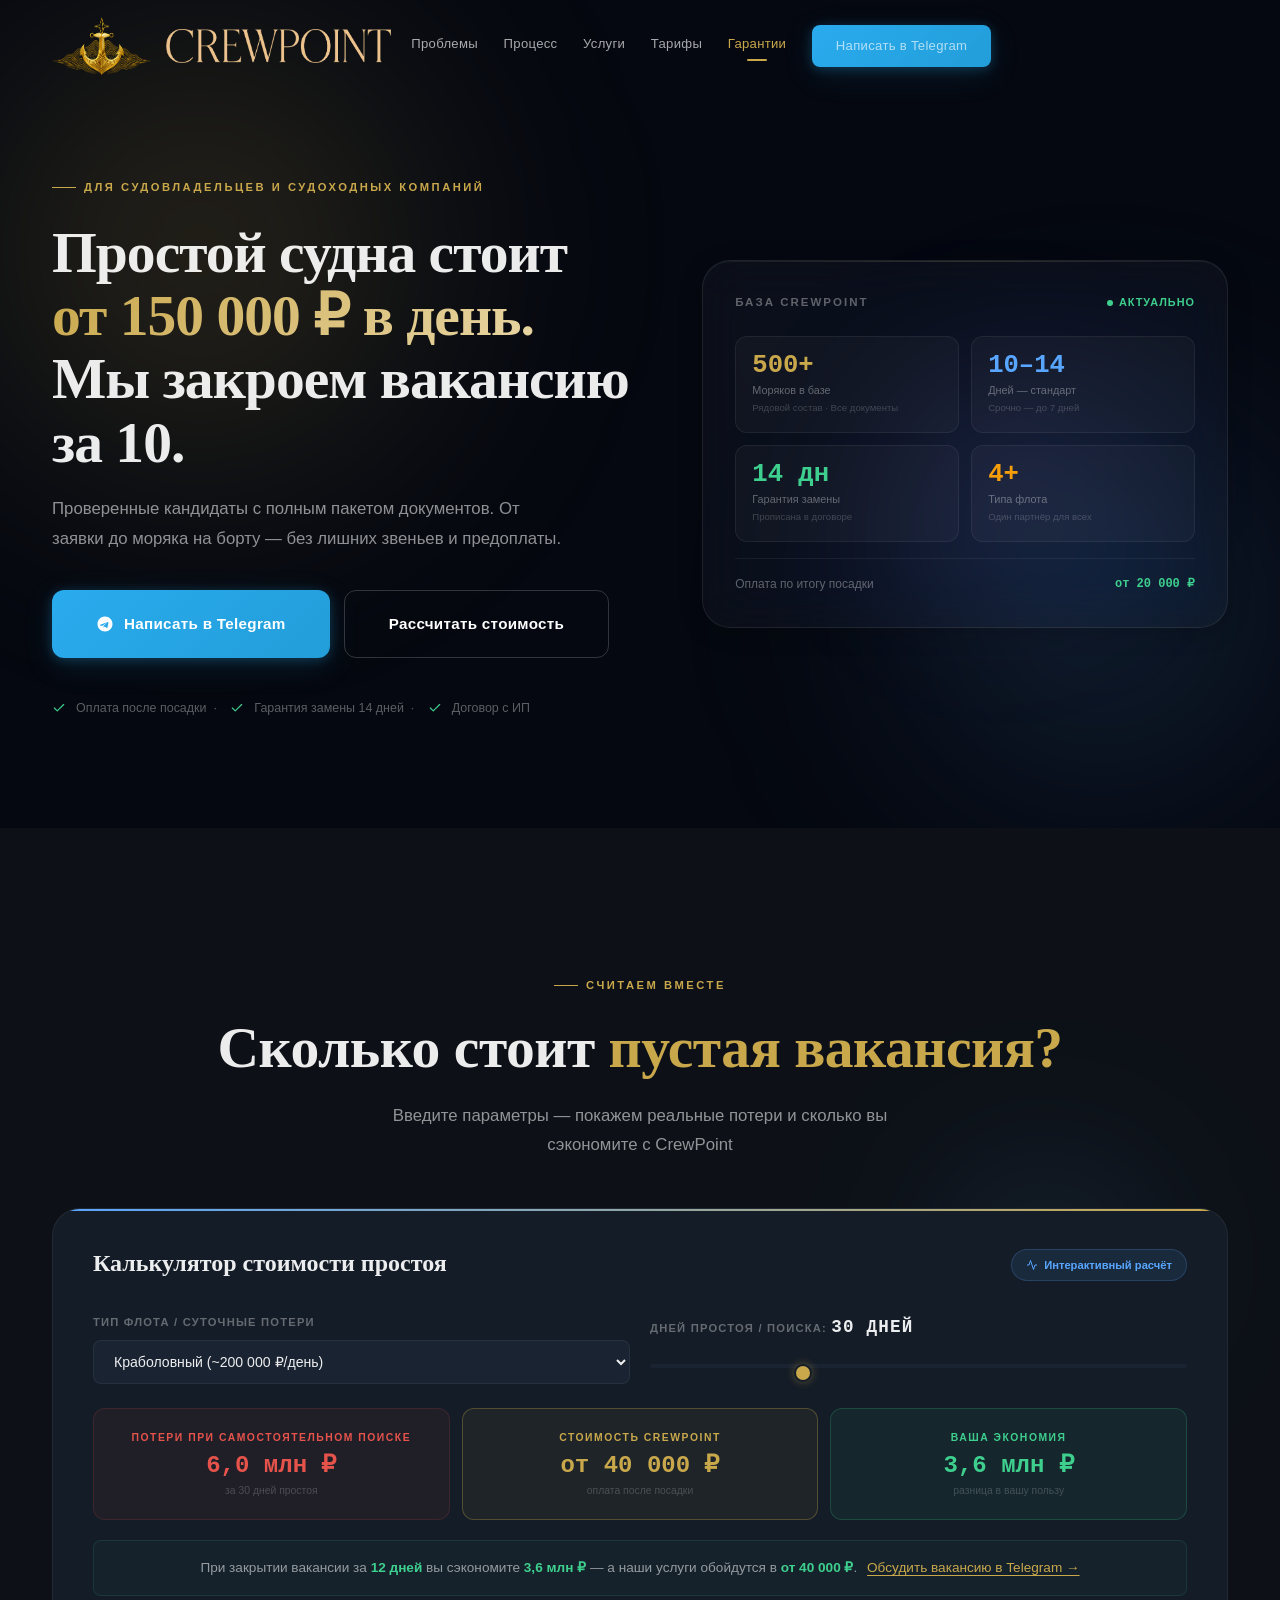
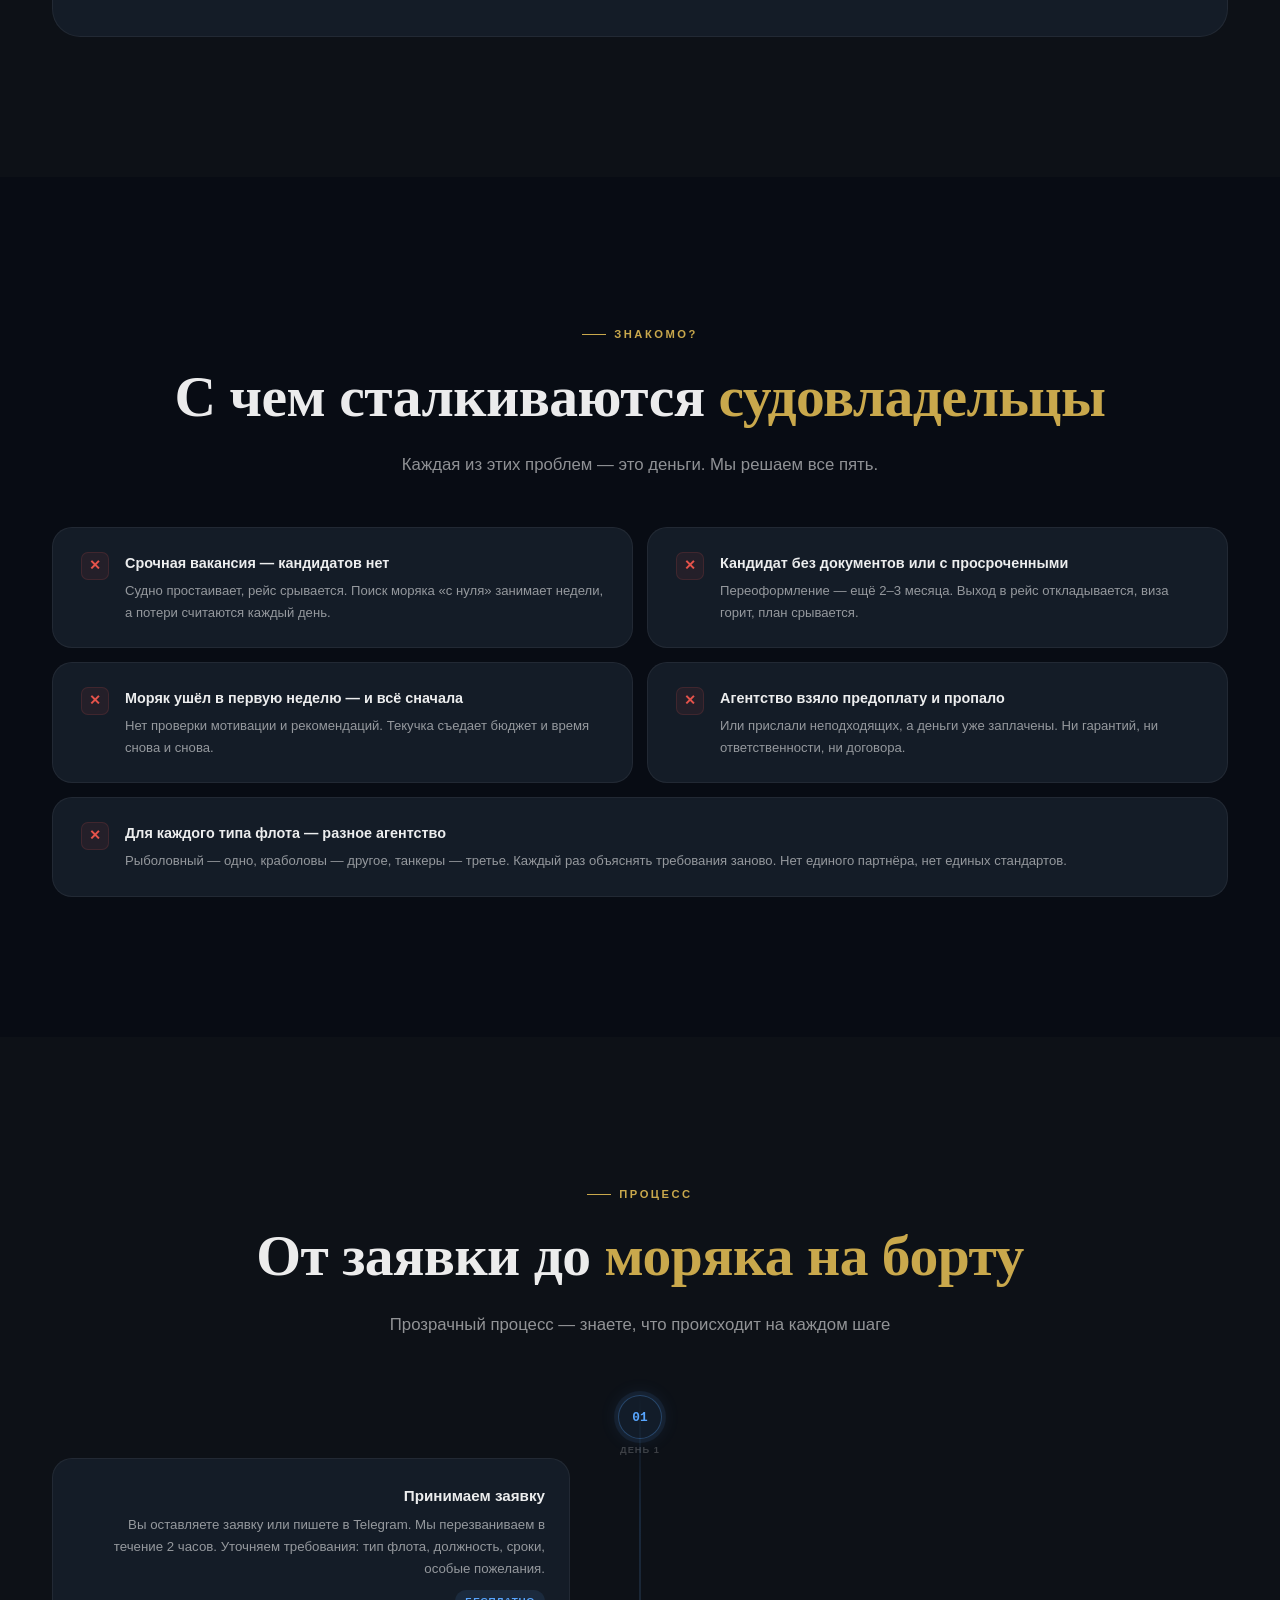
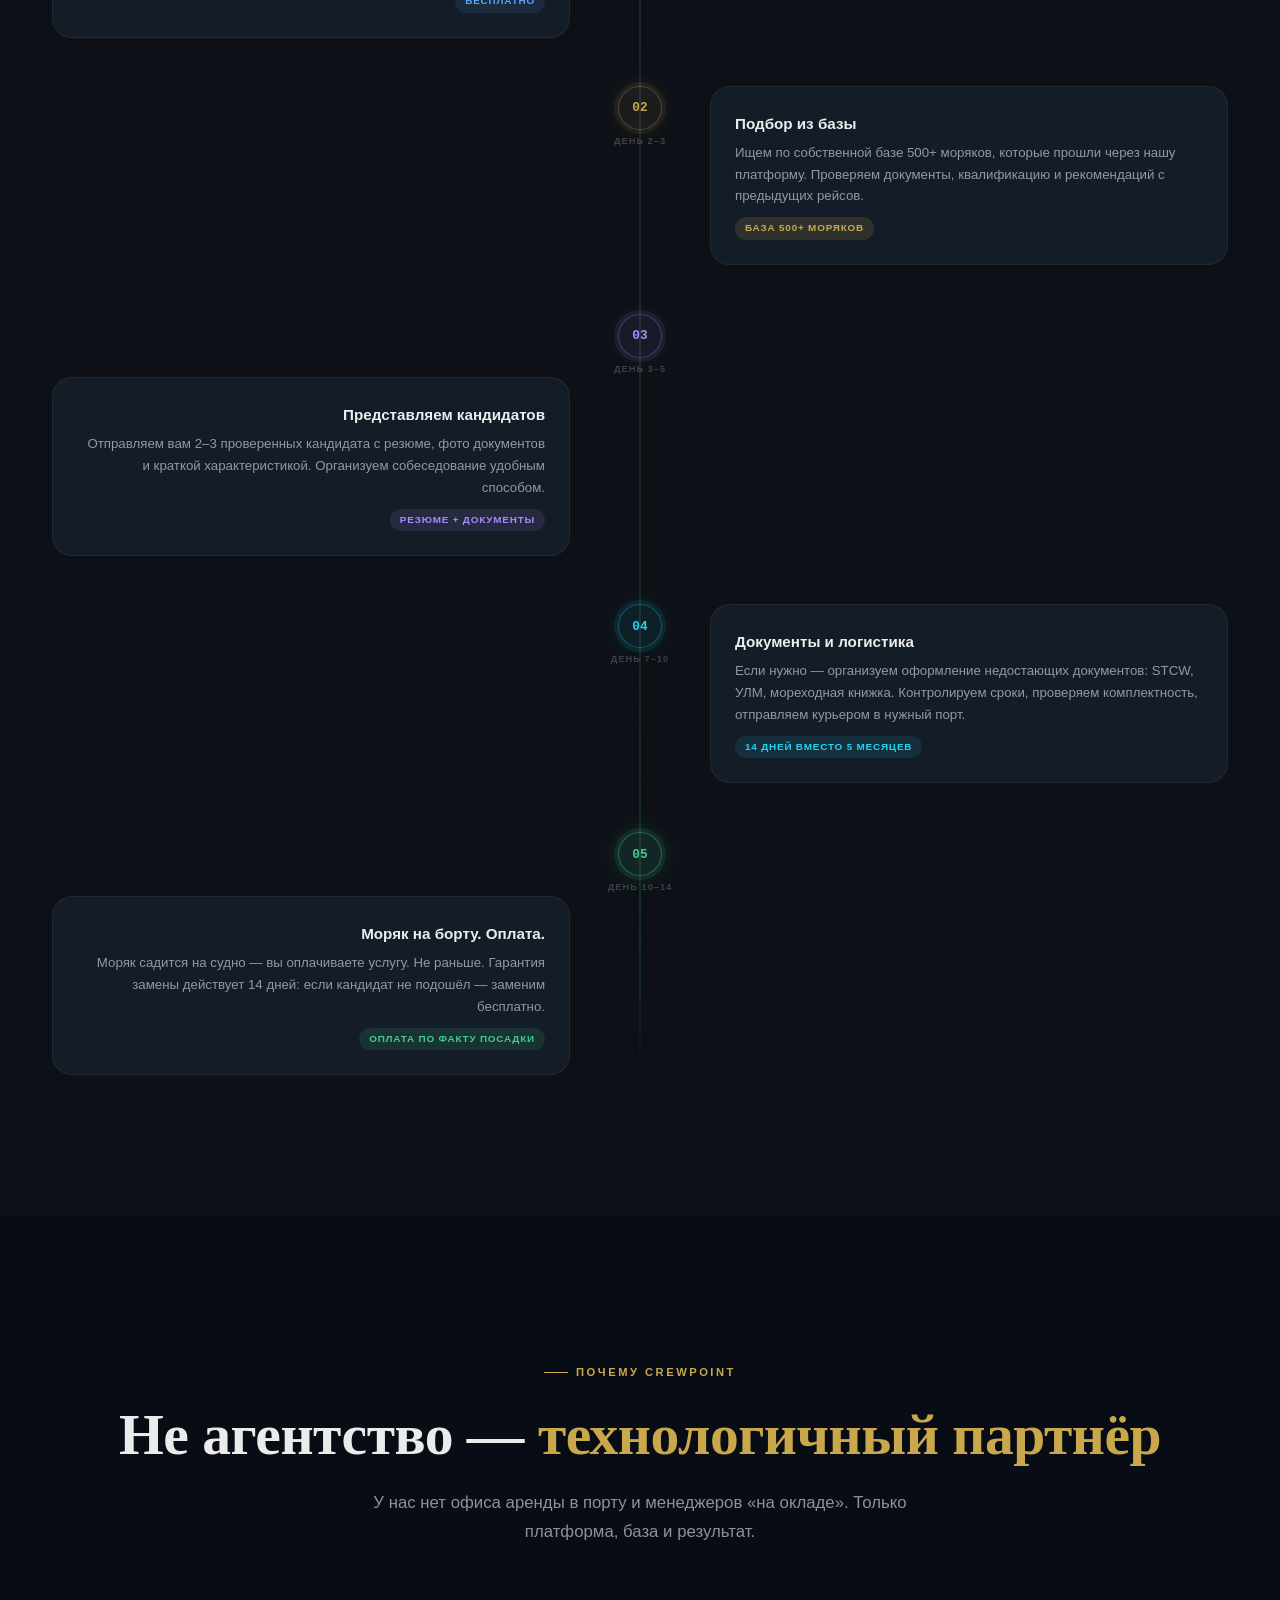
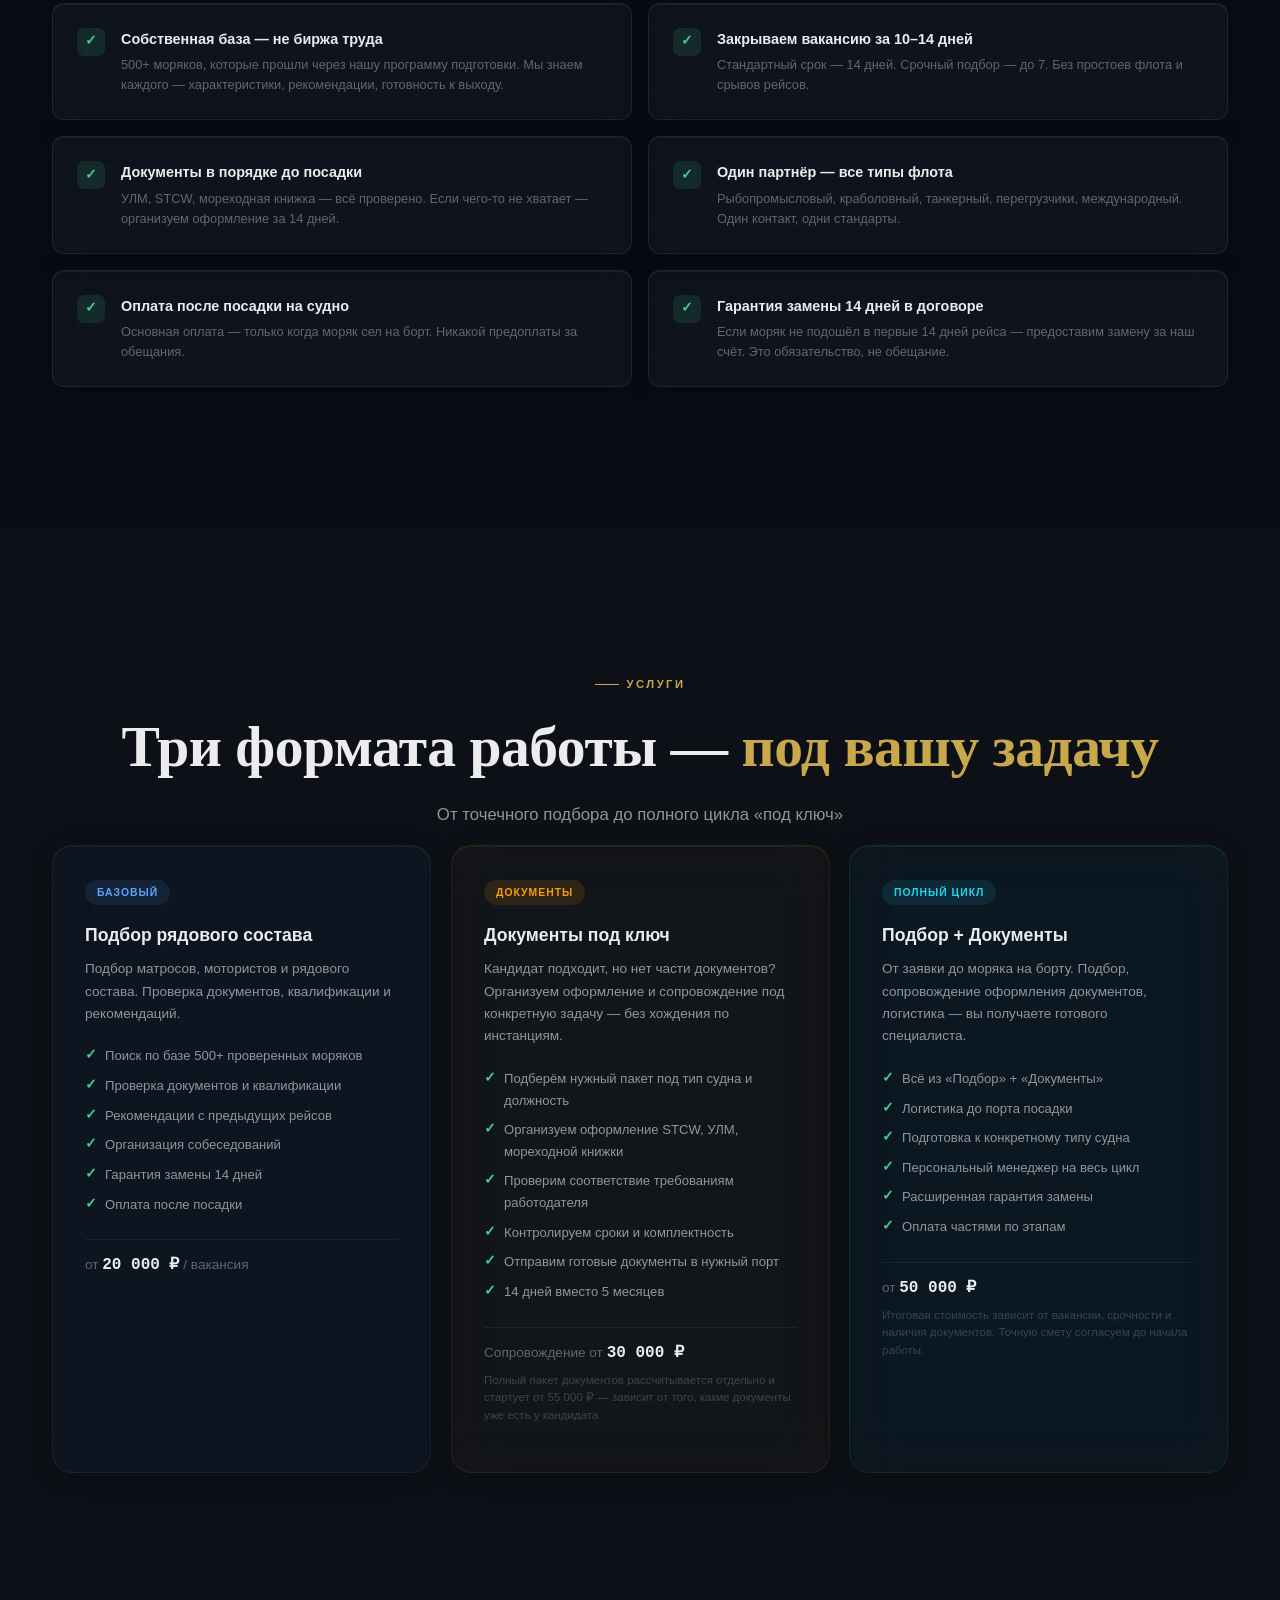
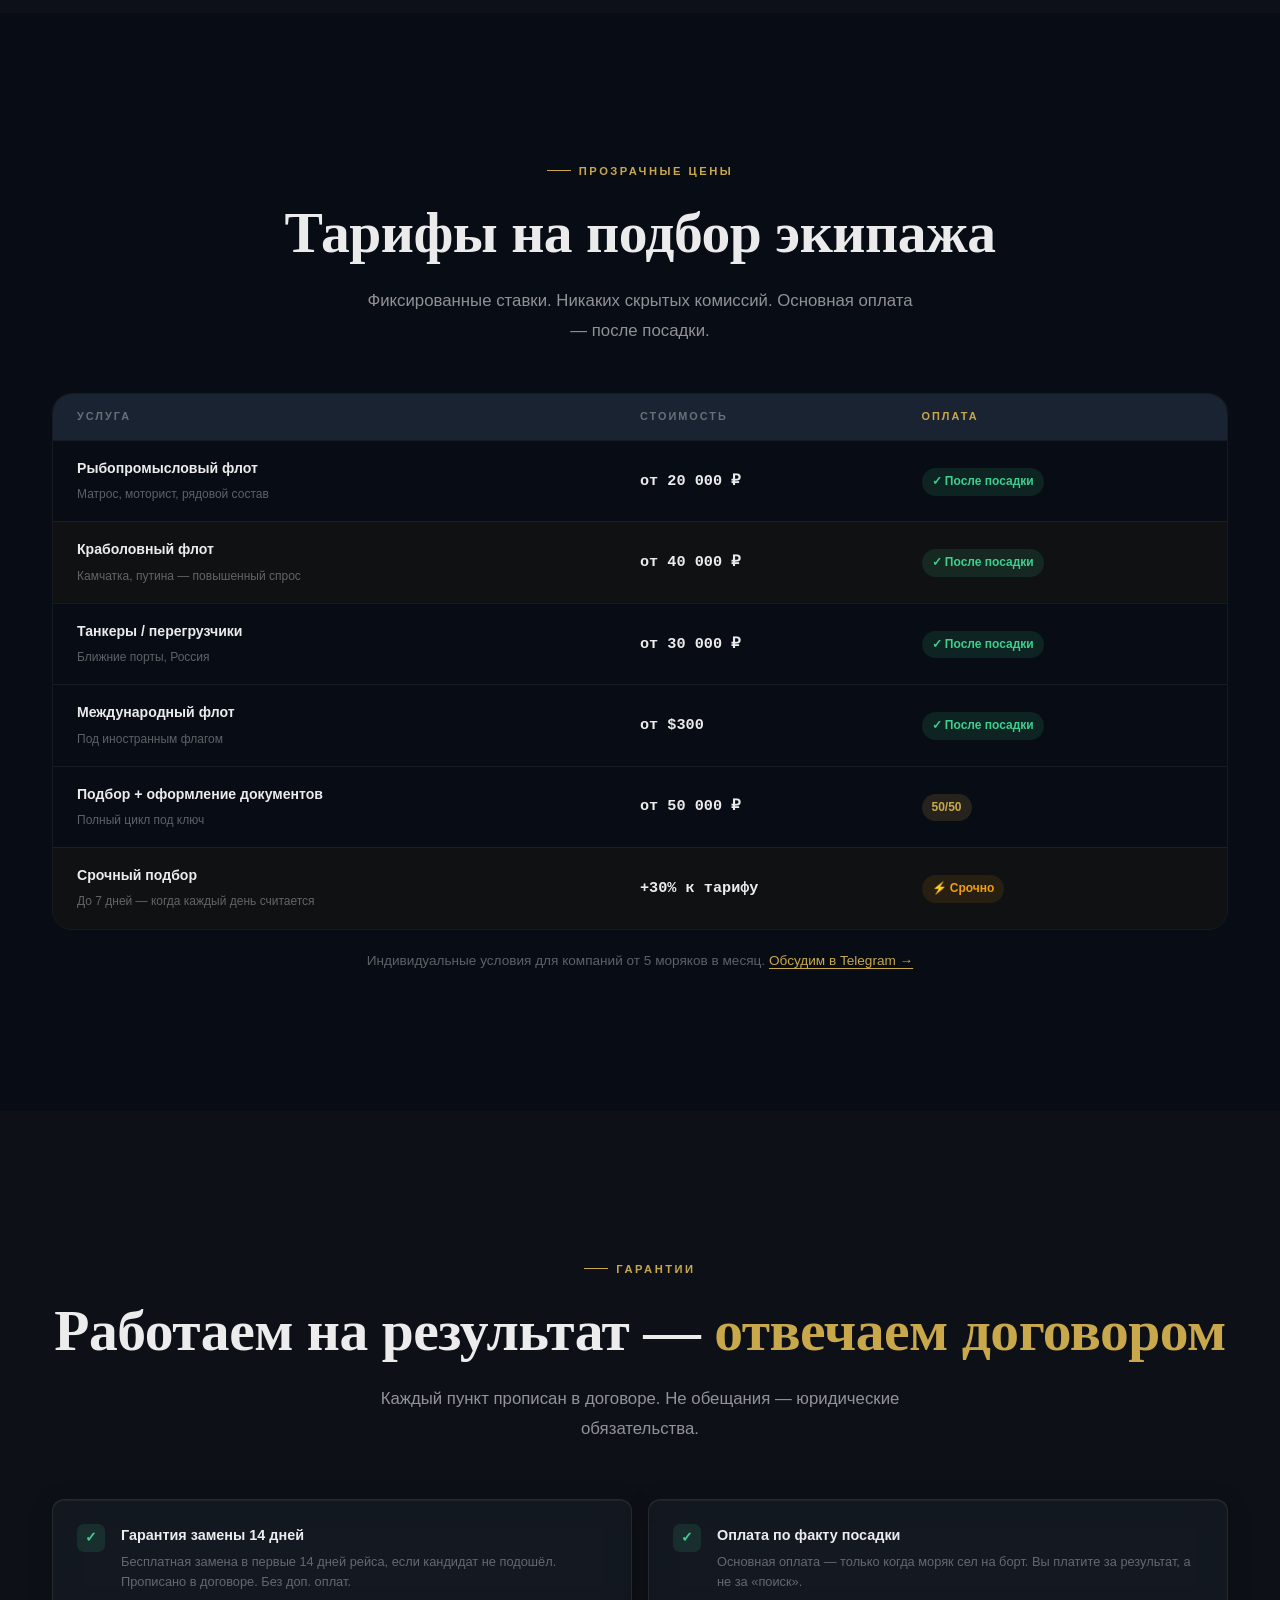
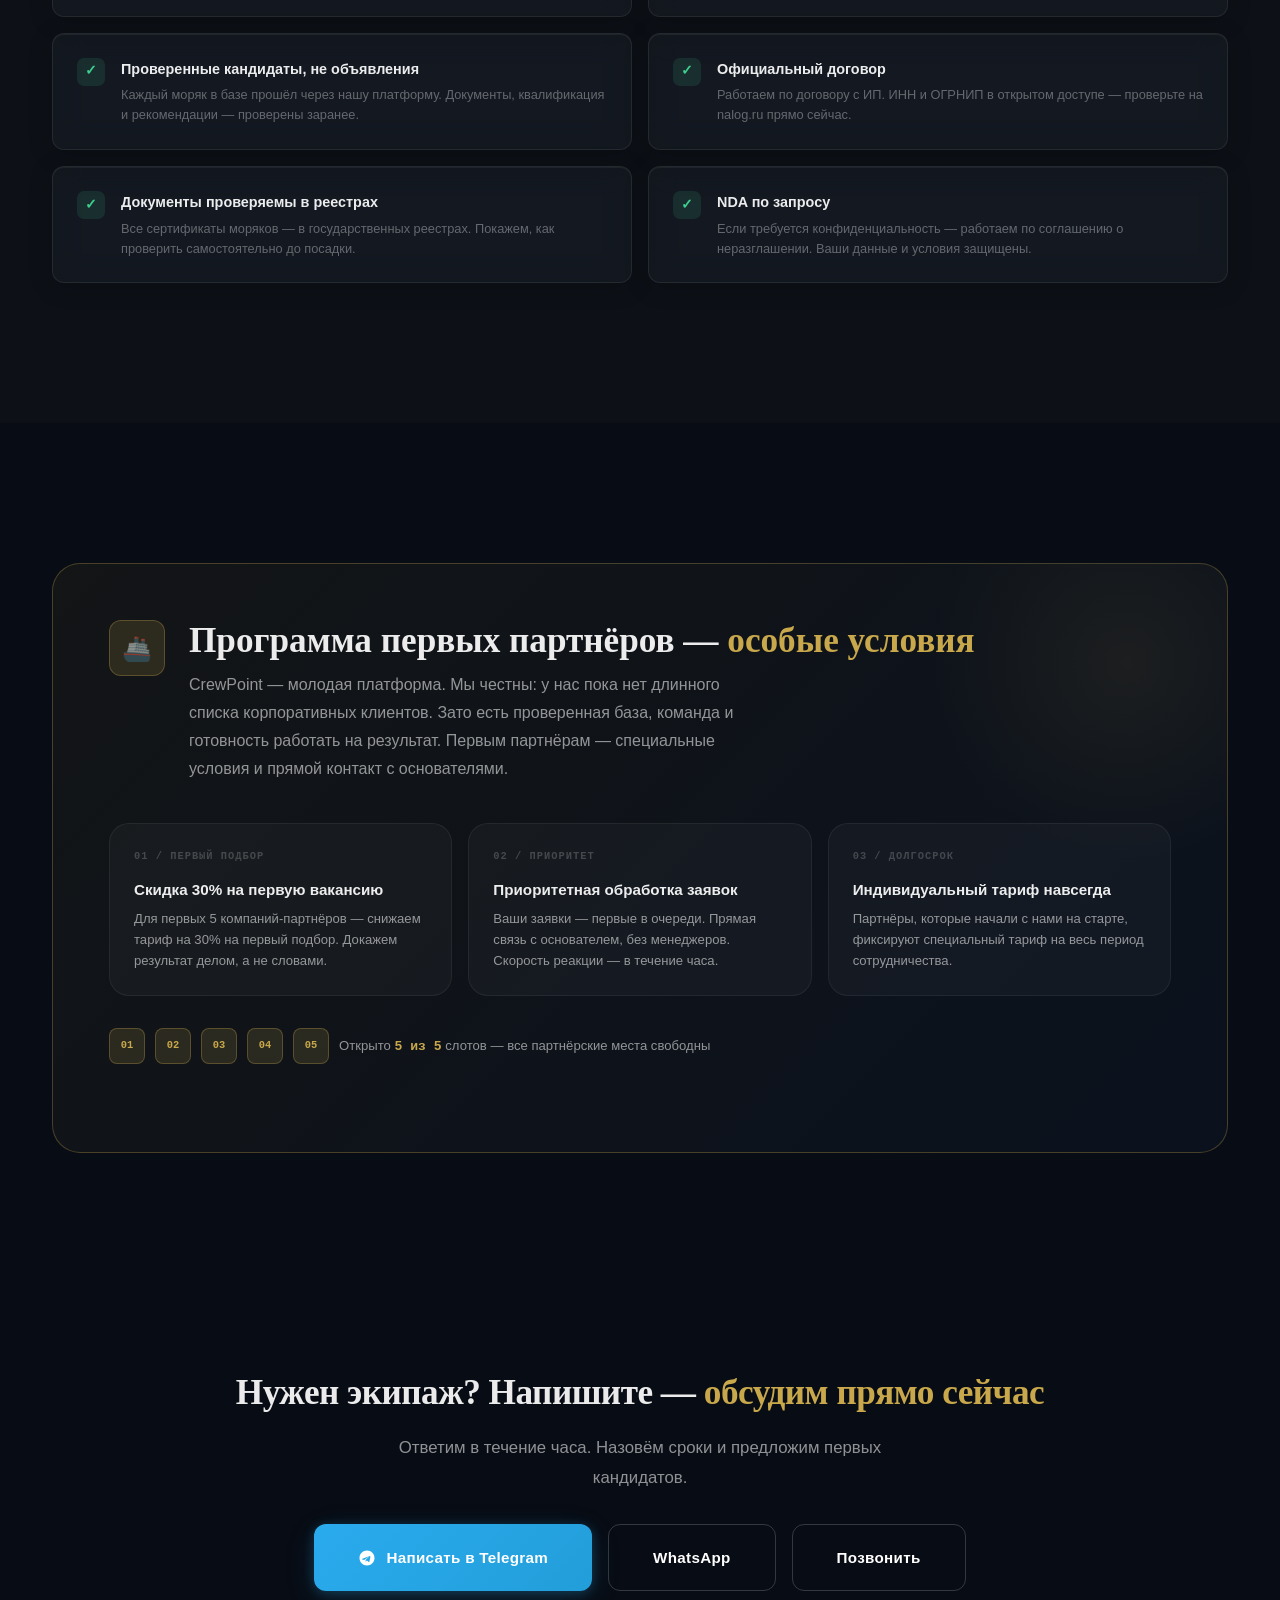
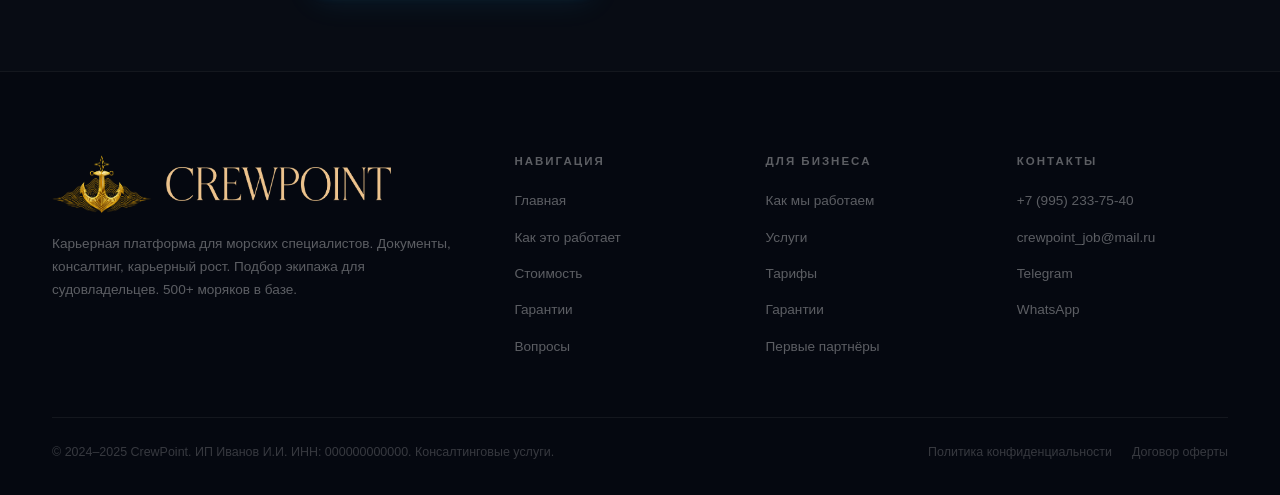
<file: for-owners.html>
<!DOCTYPE html>
<html lang="ru">
<head>
<meta charset="UTF-8">
<meta name="viewport" content="width=device-width, initial-scale=1.0">
<title>CrewPoint — Подбор экипажа для судовладельцев | Закроем вакансии за 10–14 дней</title>
<meta name="description" content="CrewPoint — подбор проверенных моряков рядового состава для судоходных компаний. Закрываем вакансии за 10–14 дней. Полный цикл от подбора до посадки на судно. Оплата по факту.">
<meta name="theme-color" content="#080C14"><meta name="color-scheme" content="dark">
<meta property="og:type" content="website"><meta property="og:url" content="https://dxlr24.github.io/crewpoint/for-owners.html"><meta property="og:title" content="CrewPoint — Подбор экипажа для судовладельцев"><meta property="og:description" content="Закроем вакансии рядового состава за 10–14 дней. Проверенные кандидаты с полным пакетом документов. Оплата по факту посадки."><meta property="og:image" content="https://dxlr24.github.io/crewpoint/assets/images/og-cover.png"><meta property="og:image:width" content="1200"><meta property="og:image:height" content="630"><meta property="og:locale" content="ru_RU"><meta property="og:site_name" content="CrewPoint">
<meta name="twitter:card" content="summary_large_image"><meta name="twitter:title" content="CrewPoint — Подбор экипажа для судовладельцев"><meta name="twitter:description" content="Закроем вакансии за 10–14 дней. Проверенные моряки с документами. Оплата по факту посадки."><meta name="twitter:image" content="https://dxlr24.github.io/crewpoint/assets/images/og-cover.png">
<meta http-equiv="Content-Security-Policy"
  content="default-src 'self';
           script-src 'self';
           style-src 'self' 'unsafe-inline' https://fonts.googleapis.com;
           font-src https://fonts.gstatic.com;
           img-src 'self' data:;
           connect-src https://crewpoint-form.pubgdix.workers.dev;
           media-src 'self'">
<link rel="icon" type="image/png" sizes="96x96" href="favicon-96x96.png"><link rel="icon" type="image/x-icon" href="favicon.ico"><link rel="apple-touch-icon" sizes="180x180" href="apple-touch-icon.png"><link rel="manifest" href="site.webmanifest">
<link rel="preconnect" href="https://fonts.googleapis.com"><link rel="preconnect" href="https://fonts.gstatic.com" crossorigin>
<link href="https://fonts.googleapis.com/css2?family=Inter:wght@400;500;600;700&family=Playfair+Display:wght@800&family=JetBrains+Mono:wght@700&display=swap" rel="stylesheet"><link rel="stylesheet" href="assets/css/style.css">
<script type="application/ld+json">{"@context":"https://schema.org","@type":"ProfessionalService","name":"CrewPoint","description":"Подбор морских специалистов рядового состава для судовладельцев и судоходных компаний. Закрываем вакансии за 10–14 дней.","url":"https://dxlr24.github.io/crewpoint/for-owners.html","telephone":"+79952337540","email":"crewpoint_job@mail.ru","serviceType":["Подбор морского персонала","Оформление морских документов","Рекрутинг моряков"],"areaServed":{"@type":"Country","name":"Russia"},"priceRange":"от 20000₽","address":{"@type":"PostalAddress","addressCountry":"RU"},"sameAs":["https://t.me/crewpoint","https://wa.me/79952337540"]}</script>
</head>
<body>

<header class="header" id="header">
<div class="container">
<a href="index.html" class="logo"><img src="assets/images/logo-anchor.png" alt="CrewPoint" class="logo-icon" width="54" height="54"><img src="assets/images/logo-text.png" alt="CrewPoint" class="logo-name" height="28"></a>
<nav class="nav"><a href="#pain">Проблемы</a><a href="#how-it-works">Процесс</a><a href="#services">Услуги</a><a href="#tariffs">Тарифы</a><a href="#guarantees">Гарантии</a><a href="https://t.me/DXBiller" target="_blank" rel="noopener noreferrer" class="btn btn--tg btn--sm tg-pulse">Написать в Telegram</a></nav>
<button class="burger" id="burgerBtn" aria-label="Открыть меню" aria-expanded="false"><span></span><span></span><span></span></button>
</div>
</header>
<div class="mobile-menu" id="mobileMenu"><a href="index.html">Главная</a><a href="#pain">Проблемы</a><a href="#how-it-works">Процесс</a><a href="#services">Услуги</a><a href="#tariffs">Тарифы</a><a href="#guarantees">Гарантии</a><a href="https://t.me/DXBiller" target="_blank" rel="noopener noreferrer" class="btn btn--tg">Написать в Telegram</a></div>

<section class="owner-hero has-ambient">
<div class="ambient-wrap"><div class="ambient-blob ambient-blob--gold ambient-blob--drift-1" style="top:-100px;left:-150px"></div><div class="ambient-blob ambient-blob--blue ambient-blob--drift-2" style="bottom:-80px;right:-120px"></div><div class="ambient-blob ambient-blob--purple ambient-blob--sm ambient-blob--drift-3" style="top:40%;right:10%"></div></div>
<div class="container">
<div class="owner-hero-grid">
<div class="reveal">
<span class="label">Для судовладельцев и судоходных компаний</span><h1>Простой судна стоит<br><span class="accent">от 150 000 ₽ в день.</span><br>Мы закроем вакансию за 10.</h1><p class="owner-hero-sub">Проверенные кандидаты с полным пакетом документов. От заявки до моряка на борту — без лишних звеньев и предоплаты.</p>
<div class="owner-hero-btns"><a href="https://t.me/DXBiller" target="_blank" rel="noopener noreferrer" class="btn btn--tg btn--lg tg-pulse"><svg width="18" height="18" viewBox="0 0 24 24" fill="currentColor"><path d="M12 2C6.477 2 2 6.477 2 12s4.477 10 10 10 10-4.477 10-10S17.523 2 12 2zm4.93 6.89l-1.678 7.91c-.126.558-.454.694-.92.432l-2.54-1.873-1.226 1.18c-.135.136-.25.25-.512.25l.183-2.587 4.716-4.26c.205-.183-.045-.284-.317-.1L8.17 14.664l-2.5-.78c-.544-.17-.554-.544.114-.804l9.745-3.758c.452-.165.848.11.4 1.567z"/></svg>Написать в Telegram</a><a href="#calculator" class="btn btn--outline btn--lg">Рассчитать стоимость</a></div>
<div class="owner-hero-trust"><svg viewBox="0 0 24 24" stroke-width="2" stroke-linecap="round" stroke-linejoin="round"><polyline points="20 6 9 17 4 12"/></svg> Оплата после посадки &nbsp;·&nbsp; <svg viewBox="0 0 24 24" stroke-width="2" stroke-linecap="round" stroke-linejoin="round"><polyline points="20 6 9 17 4 12"/></svg> Гарантия замены 14 дней &nbsp;·&nbsp; <svg viewBox="0 0 24 24" stroke-width="2" stroke-linecap="round" stroke-linejoin="round"><polyline points="20 6 9 17 4 12"/></svg> Договор с ИП</div>
</div>
<div class="reveal reveal-d2">
<div class="kpi-panel glass-card">
<div class="kpi-panel-header"><span class="kpi-panel-title">База CrewPoint</span><span class="kpi-live"><span class="kpi-live-dot"></span>Актуально</span></div>
<div class="kpi-grid-inner">
<div class="kpi-card kpi-card--gold"><div class="kpi-card-val">500+</div><div class="kpi-card-label">Моряков в базе</div><div class="kpi-card-sub">Рядовой состав · Все документы</div></div>
<div class="kpi-card kpi-card--blue"><div class="kpi-card-val">10–14</div><div class="kpi-card-label">Дней — стандарт</div><div class="kpi-card-sub">Срочно — до 7 дней</div></div>
<div class="kpi-card kpi-card--green"><div class="kpi-card-val">14 дн</div><div class="kpi-card-label">Гарантия замены</div><div class="kpi-card-sub">Прописана в договоре</div></div>
<div class="kpi-card kpi-card--orange"><div class="kpi-card-val">4+</div><div class="kpi-card-label">Типа флота</div><div class="kpi-card-sub">Один партнёр для всех</div></div>
</div>
<div class="kpi-divider"></div>
<div class="kpi-bottom"><span class="kpi-bottom-label">Оплата по итогу посадки</span><span class="kpi-bottom-val">от 20 000 ₽</span></div>
</div>
</div>
</div>
</div>
</section>

<section class="section bg-navy" id="calculator">
<div class="container">
<div class="reveal text-center" style="margin-bottom:48px"><span class="label">Считаем вместе</span><h2 class="title">Сколько стоит <span class="accent">пустая вакансия?</span></h2><p class="subtitle">Введите параметры — покажем реальные потери и сколько вы сэкономите с CrewPoint</p></div>
<div class="calc-wrap reveal">
<div class="calc-header"><div class="calc-title">Калькулятор стоимости простоя</div><div class="calc-badge"><svg width="12" height="12" viewBox="0 0 24 24" fill="none" stroke="currentColor" stroke-width="2"><polyline points="22 12 18 12 15 21 9 3 6 12 2 12"/></svg> Интерактивный расчёт</div></div>
<div class="calc-fields">
<div class="calc-field"><label>Тип флота / суточные потери</label><select id="calcFleet"><option value="100000">Рыбопромысловый (~100 000 ₽/день)</option><option value="200000" selected>Краболовный (~200 000 ₽/день)</option><option value="150000">Танкерный (~150 000 ₽/день)</option><option value="300000">Международный (~300 000 ₽/день)</option></select></div>
<div class="calc-field"><label>Дней простоя / поиска: <span class="calc-days-display" id="calcDaysDisplay">30 дней</span></label><input type="range" id="calcDays" min="7" max="90" value="30" step="1"></div>
</div>
<div class="calc-result-grid" id="calcResults">
<div class="calc-result-card calc-result-card--loss"><div class="calc-result-label calc-result-label--loss">Потери при самостоятельном поиске</div><span class="calc-result-val calc-result-val--loss" id="calcLoss">6 000 000 ₽</span><div class="calc-result-sub">за 30 дней простоя</div></div>
<div class="calc-result-card calc-result-card--cost"><div class="calc-result-label calc-result-label--cost">Стоимость CrewPoint</div><span class="calc-result-val calc-result-val--cost" id="calcCost">от 40 000 ₽</span><div class="calc-result-sub">оплата после посадки</div></div>
<div class="calc-result-card calc-result-card--save"><div class="calc-result-label calc-result-label--save">Ваша экономия</div><span class="calc-result-val calc-result-val--save" id="calcSave">5 960 000 ₽</span><div class="calc-result-sub">разница в вашу пользу</div></div>
</div>
<div class="calc-cta"><p>При закрытии вакансии за <strong id="calcOurDays">10 дней</strong> вы сэкономите <strong id="calcSaveInline" class="text-green">5 960 000 ₽</strong> — а наши услуги обойдутся в <strong id="calcCostInline" class="text-gold">от 40 000 ₽</strong>. <a href="https://t.me/DXBiller" target="_blank" style="color:var(--gold);text-decoration:underline;text-underline-offset:3px;margin-left:6px">Обсудить вакансию в Telegram &rarr;</a></p></div>
</div>
</div>
</section>

<section class="section bg-dark" id="pain">
<div class="container">
<div class="reveal text-center"><span class="label">Знакомо?</span><h2 class="title">С чем сталкиваются <span class="accent">судовладельцы</span></h2><p class="subtitle">Каждая из этих проблем — это деньги. Мы решаем все пять.</p></div>
<div class="pain-grid reveal">
<div class="pain-card"><div class="pain-x">✕</div><div><h4>Срочная вакансия — кандидатов нет</h4><p>Судно простаивает, рейс срывается. Поиск моряка «с нуля» занимает недели, а потери считаются каждый день.</p></div></div>
<div class="pain-card"><div class="pain-x">✕</div><div><h4>Кандидат без документов или с просроченными</h4><p>Переоформление — ещё 2–3 месяца. Выход в рейс откладывается, виза горит, план срывается.</p></div></div>
<div class="pain-card"><div class="pain-x">✕</div><div><h4>Моряк ушёл в первую неделю — и всё сначала</h4><p>Нет проверки мотивации и рекомендаций. Текучка съедает бюджет и время снова и снова.</p></div></div>
<div class="pain-card"><div class="pain-x">✕</div><div><h4>Агентство взяло предоплату и пропало</h4><p>Или прислали неподходящих, а деньги уже заплачены. Ни гарантий, ни ответственности, ни договора.</p></div></div>
<div class="pain-card" style="grid-column:1/-1"><div class="pain-x">✕</div><div><h4>Для каждого типа флота — разное агентство</h4><p>Рыболовный — одно, краболовы — другое, танкеры — третье. Каждый раз объяснять требования заново. Нет единого партнёра, нет единых стандартов.</p></div></div>
</div>
</div>
</section>

<section class="section bg-navy" id="how-it-works">
<div class="container">
<div class="reveal text-center"><span class="label">Процесс</span><h2 class="title">От заявки до <span class="accent">моряка на борту</span></h2><p class="subtitle">Прозрачный процесс — знаете, что происходит на каждом шаге</p></div>
<div class="timeline reveal">
<div class="tl-step tl-step--odd"><div class="tl-node"><div class="tl-dot tl-dot--1">01</div><div class="tl-time">День 1</div></div><div class="tl-left"><div class="tl-card"><h4>Принимаем заявку</h4><p>Вы оставляете заявку или пишете в Telegram. Мы перезваниваем в течение 2 часов. Уточняем требования: тип флота, должность, сроки, особые пожелания.</p><span class="tl-tag tl-tag--blue">Бесплатно</span></div></div><div class="tl-right"></div></div>
<div class="tl-step tl-step--even"><div class="tl-node"><div class="tl-dot tl-dot--2">02</div><div class="tl-time">День 2–3</div></div><div class="tl-right"><div class="tl-card"><h4>Подбор из базы</h4><p>Ищем по собственной базе 500+ моряков, которые прошли через нашу платформу. Проверяем документы, квалификацию и рекомендаций с предыдущих рейсов.</p><span class="tl-tag tl-tag--gold">База 500+ моряков</span></div></div><div class="tl-left"></div></div>
<div class="tl-step tl-step--odd"><div class="tl-node"><div class="tl-dot tl-dot--3">03</div><div class="tl-time">День 3–5</div></div><div class="tl-left"><div class="tl-card"><h4>Представляем кандидатов</h4><p>Отправляем вам 2–3 проверенных кандидата с резюме, фото документов и краткой характеристикой. Организуем собеседование удобным способом.</p><span class="tl-tag tl-tag--purple">Резюме + документы</span></div></div><div class="tl-right"></div></div>
<div class="tl-step tl-step--even"><div class="tl-node"><div class="tl-dot tl-dot--4">04</div><div class="tl-time">День 7–10</div></div><div class="tl-right"><div class="tl-card"><h4>Документы и логистика</h4><p>Если нужно — организуем оформление недостающих документов: STCW, УЛМ, мореходная книжка. Контролируем сроки, проверяем комплектность, отправляем курьером в нужный порт.</p><span class="tl-tag tl-tag--cyan">14 дней вместо 5 месяцев</span></div></div><div class="tl-left"></div></div>
<div class="tl-step tl-step--odd"><div class="tl-node"><div class="tl-dot tl-dot--5">05</div><div class="tl-time">День 10–14</div></div><div class="tl-left"><div class="tl-card"><h4>Моряк на борту. Оплата.</h4><p>Моряк садится на судно — вы оплачиваете услугу. Не раньше. Гарантия замены действует 14 дней: если кандидат не подошёл — заменим бесплатно.</p><span class="tl-tag tl-tag--green">Оплата по факту посадки</span></div></div><div class="tl-right"></div></div>
</div>
</div>
</section>

<section class="section bg-dark" id="advantages">
<div class="container">
<div class="reveal text-center"><span class="label">Почему CrewPoint</span><h2 class="title">Не агентство — <span class="accent">технологичный партнёр</span></h2><p class="subtitle">У нас нет офиса аренды в порту и менеджеров «на окладе». Только платформа, база и результат.</p></div>
<div class="guarantee-grid reveal" style="margin-top:56px">
<div class="g-item glass-card"><div class="g-check">&#10003;</div><div><h4>Собственная база — не биржа труда</h4><p>500+ моряков, которые прошли через нашу программу подготовки. Мы знаем каждого — характеристики, рекомендации, готовность к выходу.</p></div></div>
<div class="g-item glass-card"><div class="g-check">&#10003;</div><div><h4>Закрываем вакансию за 10–14 дней</h4><p>Стандартный срок — 14 дней. Срочный подбор — до 7. Без простоев флота и срывов рейсов.</p></div></div>
<div class="g-item glass-card"><div class="g-check">&#10003;</div><div><h4>Документы в порядке до посадки</h4><p>УЛМ, STCW, мореходная книжка — всё проверено. Если чего-то не хватает — организуем оформление за 14 дней.</p></div></div>
<div class="g-item glass-card"><div class="g-check">&#10003;</div><div><h4>Один партнёр — все типы флота</h4><p>Рыбопромысловый, краболовный, танкерный, перегрузчики, международный. Один контакт, одни стандарты.</p></div></div>
<div class="g-item glass-card"><div class="g-check">&#10003;</div><div><h4>Оплата после посадки на судно</h4><p>Основная оплата — только когда моряк сел на борт. Никакой предоплаты за обещания.</p></div></div>
<div class="g-item glass-card"><div class="g-check">&#10003;</div><div><h4>Гарантия замены 14 дней в договоре</h4><p>Если моряк не подошёл в первые 14 дней рейса — предоставим замену за наш счёт. Это обязательство, не обещание.</p></div></div>
</div>
</div>
</section>

<section class="section bg-navy" id="services">
<div class="container">
<div class="reveal text-center"><span class="label">Услуги</span><h2 class="title">Три формата работы — <span class="accent">под вашу задачу</span></h2><p class="subtitle">От точечного подбора до полного цикла «под ключ»</p></div>
<div class="career-branches reveal">
<div class="branch branch--comfort glass-card tilt-card"><span class="branch-badge badge-blue">Базовый</span><h3>Подбор рядового состава</h3><p class="b-desc">Подбор матросов, мотористов и рядового состава. Проверка документов, квалификации и рекомендаций.</p><ul class="branch-features"><li><span class="ck">&#10003;</span> Поиск по базе 500+ проверенных моряков</li><li><span class="ck">&#10003;</span> Проверка документов и квалификации</li><li><span class="ck">&#10003;</span> Рекомендации с предыдущих рейсов</li><li><span class="ck">&#10003;</span> Организация собеседований</li><li><span class="ck">&#10003;</span> Гарантия замены 14 дней</li><li><span class="ck">&#10003;</span> Оплата после посадки</li></ul><div class="branch-price">от <strong>20 000 ₽</strong> / вакансия</div></div>
<div class="branch branch--capital glass-card tilt-card"><span class="branch-badge badge-orange">Документы</span><h3>Документы под ключ</h3><p class="b-desc">Кандидат подходит, но нет части документов? Организуем оформление и сопровождение под конкретную задачу — без хождения по инстанциям.</p><ul class="branch-features"><li><span class="ck">&#10003;</span> Подберём нужный пакет под тип судна и должность</li><li><span class="ck">&#10003;</span> Организуем оформление STCW, УЛМ, мореходной книжки</li><li><span class="ck">&#10003;</span> Проверим соответствие требованиям работодателя</li><li><span class="ck">&#10003;</span> Контролируем сроки и комплектность</li><li><span class="ck">&#10003;</span> Отправим готовые документы в нужный порт</li><li><span class="ck">&#10003;</span> 14 дней вместо 5 месяцев</li></ul><div class="branch-price">Сопровождение от <strong>30 000 ₽</strong><div class="branch-price-note">Полный пакет документов рассчитывается отдельно и стартует от 55 000 ₽ — зависит от того, какие документы уже есть у кандидата.</div></div></div>
<div class="branch branch--global glass-card tilt-card"><span class="branch-badge badge-cyan">Полный цикл</span><h3>Подбор + Документы</h3><p class="b-desc">От заявки до моряка на борту. Подбор, сопровождение оформления документов, логистика — вы получаете готового специалиста.</p><ul class="branch-features"><li><span class="ck">&#10003;</span> Всё из «Подбор» + «Документы»</li><li><span class="ck">&#10003;</span> Логистика до порта посадки</li><li><span class="ck">&#10003;</span> Подготовка к конкретному типу судна</li><li><span class="ck">&#10003;</span> Персональный менеджер на весь цикл</li><li><span class="ck">&#10003;</span> Расширенная гарантия замены</li><li><span class="ck">&#10003;</span> Оплата частями по этапам</li></ul><div class="branch-price">от <strong>50 000 ₽</strong><div class="branch-price-note">Итоговая стоимость зависит от вакансии, срочности и наличия документов. Точную смету согласуем до начала работы.</div></div></div>
</div>
</div>
</section>

<section class="section bg-dark" id="tariffs">
<div class="container">
<div class="reveal text-center"><span class="label">Прозрачные цены</span><h2 class="title">Тарифы на подбор экипажа</h2><p class="subtitle">Фиксированные ставки. Никаких скрытых комиссий. Основная оплата — после посадки.</p></div>
<div class="tariff-table reveal">
<div class="tariff-head"><span>Услуга</span><span>Стоимость</span><span>Оплата</span></div>
<div class="tariff-row"><div class="tariff-name"><strong>Рыбопромысловый флот</strong><span>Матрос, моторист, рядовой состав</span></div><div class="tariff-price">от 20 000 ₽</div><div><span class="tariff-payment tariff-payment--fact">✓ После посадки</span></div></div>
<div class="tariff-row tariff-row--hot"><div class="tariff-name"><strong>Краболовный флот</strong><span>Камчатка, путина — повышенный спрос</span></div><div class="tariff-price">от 40 000 ₽</div><div><span class="tariff-payment tariff-payment--fact">✓ После посадки</span></div></div>
<div class="tariff-row"><div class="tariff-name"><strong>Танкеры / перегрузчики</strong><span>Ближние порты, Россия</span></div><div class="tariff-price">от 30 000 ₽</div><div><span class="tariff-payment tariff-payment--fact">✓ После посадки</span></div></div>
<div class="tariff-row"><div class="tariff-name"><strong>Международный флот</strong><span>Под иностранным флагом</span></div><div class="tariff-price">от $300</div><div><span class="tariff-payment tariff-payment--fact">✓ После посадки</span></div></div>
<div class="tariff-row"><div class="tariff-name"><strong>Подбор + оформление документов</strong><span>Полный цикл под ключ</span></div><div class="tariff-price">от 50 000 ₽</div><div><span class="tariff-payment tariff-payment--split">50/50</span></div></div>
<div class="tariff-row tariff-row--hot"><div class="tariff-name"><strong>Срочный подбор</strong><span>До 7 дней — когда каждый день считается</span></div><div class="tariff-price">+30% к тарифу</div><div><span class="tariff-payment tariff-payment--urgent">⚡ Срочно</span></div></div>
</div>
<p class="tariff-note reveal">Индивидуальные условия для компаний от 5 моряков в месяц. <a href="https://t.me/DXBiller" target="_blank">Обсудим в Telegram &rarr;</a></p>
</div>
</section>

<section class="section bg-navy" id="guarantees">
<div class="container">
<div class="reveal text-center"><span class="label">Гарантии</span><h2 class="title">Работаем на результат — <span class="accent">отвечаем договором</span></h2><p class="subtitle">Каждый пункт прописан в договоре. Не обещания — юридические обязательства.</p></div>
<div class="guarantee-grid reveal" style="margin-top:56px">
<div class="g-item"><div class="g-check">&#10003;</div><div><h4>Гарантия замены 14 дней</h4><p>Бесплатная замена в первые 14 дней рейса, если кандидат не подошёл. Прописано в договоре. Без доп. оплат.</p></div></div>
<div class="g-item"><div class="g-check">&#10003;</div><div><h4>Оплата по факту посадки</h4><p>Основная оплата — только когда моряк сел на борт. Вы платите за результат, а не за «поиск».</p></div></div>
<div class="g-item"><div class="g-check">&#10003;</div><div><h4>Проверенные кандидаты, не объявления</h4><p>Каждый моряк в базе прошёл через нашу платформу. Документы, квалификация и рекомендации — проверены заранее.</p></div></div>
<div class="g-item"><div class="g-check">&#10003;</div><div><h4>Официальный договор</h4><p>Работаем по договору с ИП. ИНН и ОГРНИП в открытом доступе — проверьте на nalog.ru прямо сейчас.</p></div></div>
<div class="g-item"><div class="g-check">&#10003;</div><div><h4>Документы проверяемы в реестрах</h4><p>Все сертификаты моряков — в государственных реестрах. Покажем, как проверить самостоятельно до посадки.</p></div></div>
<div class="g-item"><div class="g-check">&#10003;</div><div><h4>NDA по запросу</h4><p>Если требуется конфиденциальность — работаем по соглашению о неразглашении. Ваши данные и условия защищены.</p></div></div>
</div>
</div>
</section>

<section class="section bg-dark" id="early">
<div class="container">
<div class="early-partner reveal">
<div class="early-partner-header">
<div class="early-partner-icon">🚢</div>
<div><h2>Программа первых партнёров — <span class="accent">особые условия</span></h2><p class="early-partner-lead">CrewPoint — молодая платформа. Мы честны: у нас пока нет длинного списка корпоративных клиентов. Зато есть проверенная база, команда и готовность работать на результат. Первым партнёрам — специальные условия и прямой контакт с основателями.</p></div>
</div>
<div class="ep-grid">
<div class="ep-card"><div class="ep-num">01 / ПЕРВЫЙ ПОДБОР</div><h4>Скидка 30% на первую вакансию</h4><p>Для первых 5 компаний-партнёров — снижаем тариф на 30% на первый подбор. Докажем результат делом, а не словами.</p></div>
<div class="ep-card"><div class="ep-num">02 / ПРИОРИТЕТ</div><h4>Приоритетная обработка заявок</h4><p>Ваши заявки — первые в очереди. Прямая связь с основателем, без менеджеров. Скорость реакции — в течение часа.</p></div>
<div class="ep-card"><div class="ep-num">03 / ДОЛГОСРОК</div><h4>Индивидуальный тариф навсегда</h4><p>Партнёры, которые начали с нами на старте, фиксируют специальный тариф на весь период сотрудничества.</p></div>
</div>
<div class="ep-slots" style="align-items:center">
<div class="ep-slot ep-slot--open">01</div><div class="ep-slot ep-slot--open">02</div><div class="ep-slot ep-slot--open">03</div><div class="ep-slot ep-slot--open">04</div><div class="ep-slot ep-slot--open">05</div><div class="ep-slots-text">Открыто <strong>5 из 5</strong> слотов — все партнёрские места свободны</div>
</div>
</div>
</div>
</section>

<section class="section section--sm bg-dark">
<div class="container">
<div class="reveal text-center">
<h2 class="title title--sm">Нужен экипаж? Напишите — <span class="accent">обсудим прямо сейчас</span></h2><p class="subtitle">Ответим в течение часа. Назовём сроки и предложим первых кандидатов.</p>
<div class="cta-final-wrap">
<a href="https://t.me/DXBiller" target="_blank" rel="noopener noreferrer" class="btn btn--tg btn--lg tg-pulse"><svg width="18" height="18" viewBox="0 0 24 24" fill="currentColor"><path d="M12 2C6.477 2 2 6.477 2 12s4.477 10 10 10 10-4.477 10-10S17.523 2 12 2zm4.93 6.89l-1.678 7.91c-.126.558-.454.694-.92.432l-2.54-1.873-1.226 1.18c-.135.136-.25.25-.512.25l.183-2.587 4.716-4.26c.205-.183-.045-.284-.317-.1L8.17 14.664l-2.5-.78c-.544-.17-.554-.544.114-.804l9.745-3.758c.452-.165.848.11.4 1.567z"/></svg>Написать в Telegram</a>
<a href="https://wa.me/79952337540" target="_blank" rel="noopener noreferrer" class="btn btn--outline btn--lg">WhatsApp</a><a href="tel:+79952337540" class="btn btn--outline btn--lg">Позвонить</a>
</div>
</div>
</div>
</section>

<footer class="footer">
<div class="container">
<div class="footer-grid">
<div class="footer-brand"><a href="index.html" class="logo"><img src="assets/images/logo-anchor.png" alt="CrewPoint" class="logo-icon" width="52" height="52"><img src="assets/images/logo-text.png" alt="CrewPoint" class="logo-name" height="28"></a><p>Карьерная платформа для морских специалистов. Документы, консалтинг, карьерный рост. Подбор экипажа для судовладельцев. 500+ моряков в базе.</p></div>
<div><h4>Навигация</h4><ul><li><a href="index.html">Главная</a></li><li><a href="index.html#how">Как это работает</a></li><li><a href="index.html#pricing">Стоимость</a></li><li><a href="index.html#trust">Гарантии</a></li><li><a href="details.html#faq">Вопросы</a></li></ul></div>
<div><h4>Для бизнеса</h4><ul><li><a href="#how-it-works">Как мы работаем</a></li><li><a href="#services">Услуги</a></li><li><a href="#tariffs">Тарифы</a></li><li><a href="#guarantees">Гарантии</a></li><li><a href="#early">Первые партнёры</a></li></ul></div>
<div><h4>Контакты</h4><ul><li><a href="tel:+79952337540">+7 (995) 233-75-40</a></li><li><a href="mailto:crewpoint_job@mail.ru">crewpoint_job@mail.ru</a></li><li><a href="https://t.me/DXBiller">Telegram</a></li><li><a href="https://wa.me/79952337540">WhatsApp</a></li></ul></div>
</div>
<div class="footer-bottom"><div>&copy; 2024–2025 CrewPoint. ИП Иванов И.И. ИНН: 000000000000. Консалтинговые услуги.</div><div class="footer-legal"><a href="#">Политика конфиденциальности</a><a href="#">Договор оферты</a></div></div>
</div>
</footer>

<div class="float-cta" id="floatingCta"><a href="https://t.me/DXBiller" target="_blank" class="btn btn--tg btn--sm tg-pulse"><svg width="14" height="14" viewBox="0 0 24 24" fill="currentColor"><path d="M12 2C6.477 2 2 6.477 2 12s4.477 10 10 10 10-4.477 10-10S17.523 2 12 2zm4.93 6.89l-1.678 7.91c-.126.558-.454.694-.92.432l-2.54-1.873-1.226 1.18c-.135.136-.25.25-.512.25l.183-2.587 4.716-4.26c.205-.183-.045-.284-.317-.1L8.17 14.664l-2.5-.78c-.544-.17-.554-.544.114-.804l9.745-3.758c.452-.165.848.11.4 1.567z"/></svg>Написать в Telegram</a></div>
<div class="contact-trigger" id="contactTrigger"><button class="contact-trigger-btn" id="openSheetBtn" aria-label="Открыть контакты"><svg viewBox="0 0 24 24" stroke-width="2" stroke-linecap="round" stroke-linejoin="round"><path d="M21 15a2 2 0 01-2 2H7l-4 4V5a2 2 0 012-2h14a2 2 0 012 2z"/></svg>Связаться<span class="contact-trigger-dot"></span></button></div>

<div class="sheet-overlay" id="sheetOverlay"></div>
<div class="sheet" id="sheet" role="dialog" aria-hidden="true" aria-label="Контакты для связи">
<div class="sheet-inner">
<div class="sheet-handle" id="sheetHandle"><div class="sheet-handle-bar"></div></div>
<div class="sheet-status"><span class="sheet-status-text"><span class="sheet-status-dot"></span>Доступны сейчас</span></div>
<div class="sheet-messengers">
<a href="https://t.me/DXBiller" target="_blank" rel="noopener noreferrer" class="sheet-msg-card"><div class="sheet-msg-icon sheet-msg-icon--tg"><svg viewBox="0 0 24 24"><path d="M11.944 0A12 12 0 000 12a12 12 0 0012 12 12 12 0 0012-12A12 12 0 0012 0a12 12 0 00-.056 0zm4.962 7.224c.1-.002.321.023.465.14a.506.506 0 01.171.325c.016.093.036.306.02.472-.18 1.898-.962 6.502-1.36 8.627-.168.9-.499 1.201-.82 1.23-.696.065-1.225-.46-1.9-.902-1.056-.693-1.653-1.124-2.678-1.8-1.185-.78-.417-1.21.258-1.91.177-.184 3.247-2.977 3.307-3.23.007-.032.014-.15-.056-.212s-.174-.041-.249-.024c-.106.024-1.793 1.14-5.061 3.345-.479.33-.913.49-1.302.48-.428-.008-1.252-.241-1.865-.44-.752-.245-1.349-.374-1.297-.789.027-.216.325-.437.893-.663 3.498-1.524 5.83-2.529 6.998-3.014 3.332-1.386 4.025-1.627 4.476-1.635z"/></svg></div><div><div class="sheet-msg-name">Telegram</div><div class="sheet-msg-sub">Удобно и быстро</div></div></a>
<a href="https://wa.me/79952337540" target="_blank" rel="noopener noreferrer" class="sheet-msg-card"><div class="sheet-msg-icon sheet-msg-icon--wa"><svg viewBox="0 0 24 24"><path d="M17.472 14.382c-.297-.149-1.758-.867-2.03-.967-.273-.099-.471-.148-.67.15-.197.297-.767.966-.94 1.164-.173.199-.347.223-.644.075-.297-.15-1.255-.463-2.39-1.475-.883-.788-1.48-1.761-1.653-2.059-.173-.297-.018-.458.13-.606.134-.133.298-.347.446-.52.149-.174.198-.298.298-.497.099-.198.05-.371-.025-.52-.075-.149-.669-1.612-.916-2.207-.242-.579-.487-.5-.669-.51-.173-.008-.371-.01-.57-.01-.198 0-.52.074-.792.372-.272.297-1.04 1.016-1.04 2.479 0 1.462 1.065 2.875 1.213 3.074.149.198 2.096 3.2 5.077 4.487.709.306 1.262.489 1.694.625.712.227 1.36.195 1.871.118.571-.085 1.758-.719 2.006-1.413.248-.694.248-1.289.173-1.413-.074-.124-.272-.198-.57-.347m-5.421 7.403h-.004a9.87 9.87 0 01-5.031-1.378l-.361-.214-3.741.982.998-3.648-.235-.374a9.86 9.86 0 01-1.51-5.26c.001-5.45 4.436-9.884 9.888-9.884 2.64 0 5.122 1.03 6.988 2.898a9.825 9.825 0 012.893 6.994c-.003 5.45-4.437 9.884-9.885 9.884m8.413-18.297A11.815 11.815 0 0012.05 0C5.495 0 .16 5.335.157 11.892c0 2.096.547 4.142 1.588 5.945L.057 24l6.305-1.654a11.882 11.882 0 005.683 1.448h.005c6.554 0 11.89-5.335 11.893-11.893a11.821 11.821 0 00-3.48-8.413z"/></svg></div><div><div class="sheet-msg-name">WhatsApp</div><div class="sheet-msg-sub">Ответим за 5 минут</div></div></a>
</div>
<div class="sheet-util">
<button class="sheet-util-btn sheet-util-phone" data-copy="+79952337540" data-toast="Телефон скопирован" title="Скопировать телефон"><div class="sheet-util-icon"><svg viewBox="0 0 24 24" stroke-width="2" stroke-linecap="round" stroke-linejoin="round"><path d="M22 16.92v3a2 2 0 01-2.18 2 19.79 19.79 0 01-8.63-3.07 19.5 19.5 0 01-6-6 19.79 19.79 0 01-3.07-8.67A2 2 0 014.11 2h3a2 2 0 012 1.72c.127.96.361 1.903.7 2.81a2 2 0 01-.45 2.11L8.09 9.91a16 16 0 006 6l1.27-1.27a2 2 0 012.11-.45c.907.339 1.85.573 2.81.7A2 2 0 0122 16.92z"/></svg></div></button>
<button class="sheet-util-btn sheet-util-email" data-copy="crewpoint_job@mail.ru" data-toast="Почта скопирована" title="Скопировать почту"><div class="sheet-util-icon"><svg viewBox="0 0 24 24" stroke-width="2" stroke-linecap="round" stroke-linejoin="round"><rect x="2" y="4" width="20" height="16" rx="2"/><path d="M22 7l-10 7L2 7"/></svg></div><div class="sheet-util-text"><div class="sheet-util-label">Почта агентства</div><div class="sheet-util-value">crewpoint_job@mail.ru</div></div></button>
</div>
</div>
</div>
<div class="sheet-toast" id="sheetToast"></div>

<div class="sticky-bar" id="stickyBar"><button class="btn btn--outline" id="stickyContact">Связаться</button><a href="https://t.me/DXBiller" target="_blank" rel="noopener noreferrer" class="btn btn--tg">Написать в Telegram</a></div>

<script src="assets/js/config.js"></script>
<script src="assets/js/app.js" defer></script>
</body>
</html>
</file>
<file: assets/css/style.css>
*,*::before,*::after{margin:0;padding:0;box-sizing:border-box}
:root{--bg-deepest:#050810;--bg-dark:#080C14;--bg-navy:#0D1117;--bg-panel:#111820;--bg-card:#141C27;--bg-card-hover:#182231;--bg-elevated:#1A2332;--border-subtle:rgba(255,255,255,0.06);--border-light:rgba(255,255,255,0.1);--border-gold:rgba(201,168,76,0.3);--gold:#C9A84C;--gold-light:#E8D5A3;--gold-muted:rgba(201,168,76,0.15);--green:#3ECF8E;--green-muted:rgba(62,207,142,0.12);--red:#E5534B;--red-muted:rgba(229,83,75,0.1);--purple:#A78BFA;--purple-muted:rgba(167,139,250,0.12);--blue:#58A6FF;--blue-muted:rgba(88,166,255,0.1);--orange:#F59E0B;--orange-muted:rgba(245,158,11,0.12);--cyan:#22D3EE;--cyan-muted:rgba(34,211,238,0.1);--text-primary:rgba(255,255,255,0.92);--text-secondary:rgba(255,255,255,0.55);--text-muted:rgba(255,255,255,0.35);--text-faint:rgba(255,255,255,0.2);--white:#fff;--font-sans:'Inter',-apple-system,BlinkMacSystemFont,sans-serif;--font-serif:'Playfair Display',Georgia,serif;--font-mono:'JetBrains Mono',monospace;--radius:8px;--radius-md:12px;--radius-lg:20px;--radius-xl:28px;--ease:cubic-bezier(0.4,0,0.2,1);--ease-out:cubic-bezier(0,0,0.2,1);--shadow-card:0 1px 2px rgba(0,0,0,0.3),0 4px 16px rgba(0,0,0,0.2);--shadow-elevated:0 2px 4px rgba(0,0,0,0.3),0 8px 32px rgba(0,0,0,0.3),0 24px 60px rgba(0,0,0,0.15);--shadow-glow-gold:0 0 40px rgba(201,168,76,0.08),0 0 80px rgba(201,168,76,0.04)}

html{scroll-behavior:smooth;font-size:16px;-webkit-font-smoothing:antialiased}
body{font-family:var(--font-sans);color:var(--text-secondary);background:var(--bg-dark);line-height:1.65;overflow-x:hidden}
.container{max-width:1240px;margin:0 auto;padding:0 32px}
.section{padding:140px 0}
.section--sm{padding:80px 0}
.label{display:inline-flex;align-items:center;gap:8px;font-size:.7rem;font-weight:700;letter-spacing:2.5px;text-transform:uppercase;color:var(--gold);margin-bottom:20px}
.label::before{content:'';width:24px;height:1px;background:var(--gold)}
.title{font-family:var(--font-serif);font-size:clamp(2.2rem,4.5vw,3.6rem);font-weight:800;color:var(--text-primary);line-height:1.15;margin-bottom:20px;letter-spacing:-.5px}
.title .accent{color:var(--gold)}
.title--sm{font-size:clamp(1.6rem,3vw,2.2rem)}
.subtitle{font-size:1.05rem;color:var(--text-secondary);max-width:560px;line-height:1.75;margin-left:auto;margin-right:auto}

.text-center{text-align:center}
.bg-dark{background:var(--bg-dark)}
.bg-navy{background:var(--bg-navy)}
.bg-deepest{background:var(--bg-deepest)}
.bg-panel{background:var(--bg-panel)}
.text-green{color:var(--green)}
.text-blue{color:var(--blue)}
.text-gold{color:var(--gold)}
.text-orange{color:var(--orange)}
.text-cyan{color:var(--cyan)}
.text-red{color:var(--red)}
.faded{opacity:.4}

.btn{display:inline-flex;align-items:center;justify-content:center;gap:10px;padding:17px 36px;border-radius:var(--radius);font-family:var(--font-sans);font-size:.9rem;font-weight:600;border:none;cursor:pointer;transition:all .45s var(--ease);text-decoration:none;white-space:nowrap;letter-spacing:.3px;position:relative;overflow:hidden}
.btn::after{content:'';position:absolute;inset:0;background:linear-gradient(135deg,rgba(255,255,255,0.08),transparent);opacity:0;transition:opacity .45s var(--ease)}
.btn:hover::after{opacity:1}
.btn--gold{background:linear-gradient(135deg,#C9A84C,#B8953A);color:var(--bg-dark);box-shadow:0 2px 8px rgba(201,168,76,0.2),0 8px 32px rgba(201,168,76,0.12)}
.btn--gold:hover{box-shadow:0 4px 16px rgba(201,168,76,0.3),0 16px 48px rgba(201,168,76,0.15);transform:translateY(-1px)}
.btn--outline{background:transparent;color:#fff;border:1px solid rgba(255,255,255,0.18)}
.btn--outline:hover{border-color:var(--gold);color:var(--gold)}
.btn--purple{background:linear-gradient(135deg,#7C3AED,#6D28D9);color:#fff;box-shadow:0 2px 8px rgba(124,58,237,0.2)}
.btn--purple:hover{box-shadow:0 4px 16px rgba(124,58,237,0.3);transform:translateY(-1px)}
.btn--orange{background:linear-gradient(135deg,var(--orange),#D97706);color:#0d1117;box-shadow:0 2px 8px rgba(245,158,11,0.2)}
.btn--orange:hover{box-shadow:0 4px 16px rgba(245,158,11,0.3);transform:translateY(-1px)}
.btn--cyan{background:linear-gradient(135deg,var(--cyan),#06B6D4);color:#0d1117;box-shadow:0 2px 8px rgba(34,211,238,0.2)}
.btn--cyan:hover{box-shadow:0 4px 16px rgba(34,211,238,0.3);transform:translateY(-1px)}
.btn--primary{background:linear-gradient(135deg,var(--blue),#3B82F6);color:#fff;box-shadow:0 2px 8px rgba(88,166,255,0.15)}
.btn--primary:hover{box-shadow:0 4px 16px rgba(88,166,255,0.25);transform:translateY(-1px)}
.btn--lg{padding:20px 44px;font-size:.95rem;border-radius:var(--radius-md)}
.btn--sm{padding:12px 24px;font-size:.85rem}
.btn--full{width:100%}

.photo{width:100%;height:100%;object-fit:cover;display:block;background:var(--bg-elevated)}
.photo-frame{overflow:hidden;border-radius:var(--radius-md);background:var(--bg-elevated);position:relative}
.photo-frame::after{content:'';position:absolute;inset:0;border:1px solid var(--border-subtle);border-radius:inherit;pointer-events:none}
.reveal{opacity:0;transform:translateY(40px);transition:opacity 1.2s var(--ease-out),transform 1.2s var(--ease-out)}
.reveal.visible{opacity:1;transform:translateY(0)}
.reveal-d1{transition-delay:.1s}
.reveal-d2{transition-delay:.2s}
.reveal-d3{transition-delay:.3s}
.reveal-d5{transition-delay:.5s}
@keyframes pulse-dot{0%,100%{opacity:1}50%{opacity:.4}}

.header{position:fixed;top:0;left:0;right:0;z-index:1000;padding:14px 0;transition:background .5s var(--ease),backdrop-filter .5s var(--ease),border-color .5s var(--ease);will-change:padding,background}
.header.scrolled{padding:14px 0;background:rgba(8,12,20,0.85);backdrop-filter:blur(24px) saturate(180%);border-bottom:1px solid var(--border-subtle)}
.header .container{display:grid;grid-template-columns:1fr auto 1fr;align-items:center;position:relative}
.logo{display:flex;align-items:center;gap:14px;text-decoration:none;color:var(--text-primary);justify-self:start}
.logo-icon{width:100px;height:64px;object-fit:contain;transition:all .4s var(--ease)}
.logo:hover .logo-icon{filter:drop-shadow(0 0 12px rgba(201,168,76,0.4));transform:scale(1.05)}
.logo-name{height:34px;width:auto;object-fit:contain;transition:opacity .3s var(--ease)}
.nav{display:flex;align-items:center;gap:clamp(16px,2vw,36px);justify-self:center;margin-left:20px;white-space:nowrap}
.nav a{color:rgba(255,255,255,0.65);text-decoration:none;font-size:.82rem;font-weight:500;letter-spacing:.3px;transition:color .3s var(--ease)}
.nav a:hover{color:#fff}
.nav .btn{padding:10px 24px}
.burger{display:none;background:none;border:none;cursor:pointer;padding:6px;flex-direction:column;gap:5px;justify-self:end;z-index:1001;position:relative}
.burger span{width:20px;height:1.5px;background:var(--text-primary);border-radius:2px;transition:transform .4s cubic-bezier(0.34,1.56,0.64,1),opacity .3s ease,width .3s ease;transform-origin:center;display:block}
.burger.active span:nth-child(1){transform:translateY(6.5px) rotate(45deg)}
.burger.active span:nth-child(2){opacity:0;transform:scaleX(0)}
.burger.active span:nth-child(3){transform:translateY(-6.5px) rotate(-45deg)}
.mobile-menu{display:flex;position:fixed;inset:0;background:rgba(5,8,16,0.96);backdrop-filter:blur(32px) saturate(180%);-webkit-backdrop-filter:blur(32px) saturate(180%);z-index:999;flex-direction:column;align-items:center;justify-content:center;gap:0;opacity:0;pointer-events:none;transform:translateY(-12px);transition:opacity .4s cubic-bezier(0.4,0,0.2,1),transform .4s cubic-bezier(0.4,0,0.2,1)}
.mobile-menu.active{opacity:1;pointer-events:all;transform:translateY(0)}
.mobile-menu a{color:var(--text-primary);text-decoration:none;font-size:1.1rem;font-weight:500;padding:14px 0;opacity:0;transform:translateY(16px);transition:opacity .35s ease,transform .35s ease,color .3s ease}
.mobile-menu.active a:nth-child(2){transition-delay:.05s;opacity:1;transform:translateY(0)}
.mobile-menu.active a:nth-child(3){transition-delay:.10s;opacity:1;transform:translateY(0)}
.mobile-menu.active a:nth-child(4){transition-delay:.15s;opacity:1;transform:translateY(0)}
.mobile-menu.active a:nth-child(5){transition-delay:.20s;opacity:1;transform:translateY(0)}
.mobile-menu.active a:nth-child(6){transition-delay:.25s;opacity:1;transform:translateY(0)}
.mobile-menu.active a:nth-child(7){transition-delay:.30s;opacity:1;transform:translateY(0)}
.mobile-menu.active a:nth-child(8){transition-delay:.35s;opacity:1;transform:translateY(0)}
.mobile-menu a:hover{color:var(--gold)}
.mobile-close{display:none}
@media(max-width:768px){
  .mobile-menu{backdrop-filter:blur(24px) saturate(150%);-webkit-backdrop-filter:blur(24px) saturate(150%);background:rgba(5,8,16,0.98)}
}

.hero{position:relative;min-height:100vh;display:flex;align-items:center;overflow:hidden;padding:140px 0 100px}
.hero-video{position:absolute;inset:0;z-index:0}
.hero-video video,.video-fallback{width:100%;height:100%;object-fit:cover}
.video-fallback{background:linear-gradient(160deg,#050810 0%,#0a1628 30%,#0d1f3c 60%,#081020 100%)}
.hero-overlay{position:absolute;inset:0;z-index:1;background:linear-gradient(180deg,rgba(5,8,16,0.75) 0%,rgba(8,12,20,0.6) 40%,rgba(8,12,20,0.8) 70%,var(--bg-dark) 100%)}
.hero-grain{position:absolute;inset:0;z-index:2;opacity:.03;background-image:url("data:image/svg+xml,%3Csvg viewBox='0 0 256 256' xmlns='http://www.w3.org/2000/svg'%3E%3Cfilter id='n'%3E%3CfeTurbulence type='fractalNoise' baseFrequency='0.9' numOctaves='4' stitchTiles='stitch'/%3E%3C/filter%3E%3Crect width='100%25' height='100%25' filter='url(%23n)'/%3E%3C/svg%3E");pointer-events:none}
.hero .container{position:relative;z-index:3}
.hero-grid{display:grid;grid-template-columns:1fr 1fr;gap:80px;align-items:center}
.hero-badge{display:inline-flex;align-items:center;gap:10px;padding:8px 18px 8px 14px;border-radius:100px;border:1px solid rgba(62,207,142,0.2);background:rgba(62,207,142,0.06);color:var(--green);font-size:.78rem;font-weight:600;margin-bottom:32px}
.hero-badge .dot{width:6px;height:6px;background:var(--green);border-radius:50%;animation:pulse-dot 2s ease infinite}
.hero h1{font-family:var(--font-serif);font-size:clamp(2.8rem,5.5vw,4.2rem);font-weight:800;color:var(--text-primary);line-height:1.1;margin-bottom:24px;letter-spacing:-1.5px}
.hero h1 .accent{background:linear-gradient(135deg,var(--gold),var(--gold-light));-webkit-background-clip:text;-webkit-text-fill-color:transparent;background-clip:text}
.hero-text{font-size:1.05rem;color:var(--text-secondary);margin-bottom:40px;line-height:1.8;max-width:500px}
.hero-buttons{display:flex;gap:16px;margin-bottom:56px;flex-wrap:wrap}
.hero-stats{display:flex;gap:48px}
.hero-stat{position:relative;padding-left:20px}
.hero-stat::before{content:'';position:absolute;left:0;top:4px;bottom:4px;width:1px;background:var(--border-light)}
.hero-stat:first-child{padding-left:0}
.hero-stat:first-child::before{display:none}
.stat-value{font-family:var(--font-mono);font-size:1.6rem;font-weight:700;color:var(--text-primary);display:block}
.stat-label{font-size:.75rem;color:var(--text-muted);margin-top:4px}
.hero-card{background:rgba(255,255,255,0.03);border:1px solid var(--border-subtle);border-radius:var(--radius-xl);padding:40px 36px;backdrop-filter:blur(20px);position:relative}
.hero-card::before{content:'';position:absolute;top:0;left:32px;right:32px;height:1px;background:linear-gradient(90deg,transparent,var(--gold-muted),transparent)}
.hero-card-title{color:var(--text-primary);font-size:.95rem;font-weight:600;margin-bottom:28px;display:flex;align-items:center;gap:12px}
.h-step{display:flex;align-items:flex-start;gap:16px;padding:14px 0}
.h-step+.h-step{border-top:1px solid var(--border-subtle)}
.h-step-num{width:32px;height:32px;min-width:32px;border-radius:8px;display:flex;align-items:center;justify-content:center;font-size:.75rem;font-weight:700;color:var(--white);background:var(--bg-elevated);border:1px solid var(--border-light)}
.h-step-num--gold{border-color:var(--border-gold);color:var(--gold)}
.h-step-num--purple{border-color:rgba(167,139,250,0.3);color:var(--purple)}
.h-step h4{font-size:.85rem;font-weight:600;color:var(--text-primary);margin-bottom:2px}
.h-step p{font-size:.78rem;color:var(--text-muted);line-height:1.5}
.detail-hint{text-align:center;padding:0 32px 48px;margin-bottom:0}
.detail-hint a{color:var(--text-muted);font-size:.82rem;text-decoration:none;display:inline-flex;align-items:center;gap:6px;transition:color .4s var(--ease);letter-spacing:.2px}
.detail-hint a:hover{color:var(--gold)}
.detail-hint .hint-arrow{font-size:.75rem;transition:transform .3s var(--ease)}
.detail-hint a:hover .hint-arrow{transform:translateX(3px)}

.mini-hero{padding:140px 0 60px;position:relative;overflow:hidden}
.mini-hero::before{content:'';position:absolute;top:-200px;left:50%;transform:translateX(-50%);width:800px;height:800px;background:radial-gradient(circle,rgba(201,168,76,0.04),transparent 70%);border-radius:50%;pointer-events:none}
.mini-hero .container{position:relative;z-index:1}
.mini-hero h1{font-family:var(--font-serif);font-size:clamp(2rem,4vw,3rem);font-weight:800;color:var(--text-primary);line-height:1.15;margin-bottom:16px;letter-spacing:-.5px}
.mini-hero p{font-size:1.05rem;color:var(--text-secondary);max-width:600px;margin:0 auto 32px;line-height:1.75}
.mini-hero-nav{display:flex;justify-content:center;gap:8px;flex-wrap:wrap}
.mini-hero-nav a{padding:10px 22px;border:1px solid var(--border-subtle);border-radius:100px;color:var(--text-muted);font-size:.82rem;font-weight:500;text-decoration:none;transition:all .35s var(--ease)}
.mini-hero-nav a:hover{border-color:var(--gold);color:var(--gold);background:var(--gold-muted)}

.problems-grid{display:grid;grid-template-columns:repeat(2,1fr);gap:20px;margin-top:56px}
.problem-card{background:var(--bg-card);border:1px solid var(--border-subtle);border-radius:var(--radius-lg);padding:36px;transition:all .5s var(--ease);position:relative;overflow:hidden}
.problem-card::before{content:'';position:absolute;top:0;left:0;right:0;height:1px;background:linear-gradient(90deg,transparent,var(--red-muted),transparent);opacity:0;transition:opacity .5s var(--ease)}
.problem-card:hover{border-color:rgba(229,83,75,0.15);background:var(--bg-card-hover)}
.problem-card:hover::before{opacity:1}
.problem-img{width:100%;height:200px;border-radius:var(--radius-md);margin-bottom:20px;overflow:hidden}
.problem-card h3{font-size:1.05rem;font-weight:700;color:var(--text-primary);margin-bottom:10px}
.problem-card p{font-size:.9rem;color:var(--text-secondary);line-height:1.7}
.problems-compact{margin-top:40px;max-width:640px;margin-left:auto;margin-right:auto}
.problem-row{display:flex;align-items:flex-start;gap:14px;padding:16px 0;border-bottom:1px solid var(--border-subtle)}
.problem-row:last-child{border-bottom:none}
.problem-x{color:var(--red);font-weight:700;font-size:1rem;min-width:20px;line-height:1.5}
.problem-row p{font-size:.95rem;color:var(--text-secondary);line-height:1.6}
.problem-row strong{color:var(--text-primary);font-weight:600}

.steps-grid{display:grid;grid-template-columns:repeat(4,1fr);gap:0;margin-top:56px}
.step{text-align:center;padding:0 24px;position:relative}
.step::after{content:'';position:absolute;top:28px;left:calc(50% + 32px);width:calc(100% - 64px);height:1px;background:linear-gradient(90deg,var(--border-light),var(--border-subtle))}
.step:last-child::after{display:none}
.step-num{width:56px;height:56px;margin:0 auto 24px;border:1.5px solid var(--border-light);border-radius:16px;display:flex;align-items:center;justify-content:center;font-family:var(--font-mono);font-size:1rem;font-weight:700;color:var(--text-primary);background:var(--bg-card);transition:all .4s var(--ease);position:relative;z-index:1}
.step:hover .step-num{border-color:var(--gold);color:var(--gold);box-shadow:var(--shadow-glow-gold)}
.step:last-child .step-num{border-color:var(--border-gold);color:var(--gold)}
.step h3{font-size:.95rem;font-weight:700;color:var(--text-primary);margin-bottom:8px}
.step p{font-size:.85rem;color:var(--text-secondary);line-height:1.65}
.step-time{display:inline-block;margin-top:16px;padding:5px 14px;border:1px solid var(--border-subtle);border-radius:100px;font-size:.72rem;font-weight:600;color:var(--text-muted);letter-spacing:.5px}

.cohort-banner{margin-top:56px;display:grid;grid-template-columns:1fr 1fr;gap:16px}
.cohort-card{background:var(--bg-card);border:1px solid var(--border-subtle);border-radius:var(--radius-lg);padding:28px 32px;position:relative;overflow:hidden;transition:all .4s var(--ease)}
.cohort-card:hover{border-color:var(--border-light)}
.cohort-card--hot{border-color:rgba(245,158,11,0.2)}
.cohort-card--hot::before{content:'';position:absolute;top:0;left:0;right:0;height:2px;background:linear-gradient(90deg,var(--orange),var(--gold))}
.cohort-label{font-size:.68rem;font-weight:700;letter-spacing:1.5px;text-transform:uppercase;margin-bottom:8px}
.cohort-label--hot{color:var(--orange)}
.cohort-label--open{color:var(--green)}
.cohort-title{font-size:1.05rem;font-weight:700;color:var(--text-primary);margin-bottom:12px}
.cohort-bar{height:6px;background:rgba(255,255,255,0.06);border-radius:100px;overflow:hidden;margin-bottom:8px}
.cohort-fill{height:100%;border-radius:100px;transition:width 1.5s var(--ease)}
.cohort-fill--hot{background:linear-gradient(90deg,var(--orange),var(--red))}
.cohort-fill--open{background:linear-gradient(90deg,var(--green),var(--blue))}
.cohort-phase{display:inline-flex;align-items:center;gap:6px;font-size:.82rem;color:var(--text-secondary);margin-top:8px}
.cohort-phase-dot{width:6px;height:6px;border-radius:50%;animation:pulse-dot 2s ease infinite}
.cohort-phase-dot--green{background:var(--green)}
.cohort-phase-dot--orange{background:var(--orange)}
.cohort-phase-dot--blue{background:var(--blue)}
.season-box{margin-top:24px;background:var(--bg-card);border:1px solid rgba(245,158,11,0.15);border-radius:var(--radius-lg);padding:28px 32px;text-align:center;position:relative;overflow:hidden}
.season-box::before{content:'';position:absolute;top:0;left:0;right:0;height:2px;background:linear-gradient(90deg,var(--orange),var(--gold))}
.season-icon{font-size:1.5rem;margin-bottom:8px;display:block}
.season-title{font-size:.95rem;font-weight:700;color:var(--orange);margin-bottom:4px}
.season-subtitle{font-size:.82rem;color:var(--text-muted);margin-bottom:16px}
.season-countdown{display:flex;justify-content:center;gap:16px;margin-bottom:16px}
.season-unit{text-align:center}
.season-num{font-family:var(--font-mono);font-size:1.6rem;font-weight:700;color:var(--text-primary);display:block;width:48px;height:48px;line-height:48px;background:var(--bg-elevated);border:1px solid var(--border-subtle);border-radius:var(--radius)}
.season-lbl{font-size:.6rem;color:var(--text-muted);margin-top:4px;letter-spacing:1px;text-transform:uppercase}
.season-tip{margin-top:12px;padding:12px 16px;background:rgba(245,158,11,0.06);border:1px solid rgba(245,158,11,0.12);border-radius:var(--radius);font-size:.82rem;color:var(--text-secondary);line-height:1.6}
.season-tip strong{color:var(--orange);font-family:var(--font-mono)}

.comp-table{margin-top:56px;border:1px solid var(--border-subtle);border-radius:var(--radius-lg);overflow:hidden}
.comp-row{display:grid;grid-template-columns:1.5fr 1fr 1fr;border-bottom:1px solid var(--border-subtle)}
.comp-row:last-child{border-bottom:none}
.comp-row--head{background:var(--bg-elevated)}
.comp-row--head .comp-cell{font-size:.75rem;font-weight:700;letter-spacing:1.5px;text-transform:uppercase;color:var(--text-muted)}
.comp-row--head .comp-cell:last-child{color:var(--gold)}
.comp-cell{padding:16px 24px;font-size:.88rem;display:flex;align-items:center;gap:8px;color:var(--text-secondary)}
.comp-cell:last-child{background:rgba(201,168,76,0.03);color:var(--gold-light);font-weight:500}
.comp-cell strong{color:var(--text-primary);font-weight:600}
.icon-yes{color:var(--green);font-weight:bold}
.icon-no{color:var(--red);font-weight:bold}

.career-map{margin-top:56px}
.career-start{background:var(--bg-card);border:1px solid rgba(88,166,255,0.2);border-radius:var(--radius-lg);padding:36px;text-align:center;max-width:700px;margin:0 auto 48px}
.career-start h3{font-size:1.2rem;font-weight:700;color:var(--text-primary);margin-bottom:8px}
.career-start p{font-size:.9rem;color:var(--text-secondary)}
.career-start .stage-stats{display:flex;justify-content:center;gap:32px;margin-top:20px}
.career-start .s-stat{text-align:center}
.career-start .s-val{font-family:var(--font-mono);font-size:1.1rem;font-weight:700;display:block}
.career-start .s-lbl{font-size:.7rem;color:var(--text-muted)}
.career-arrow-center{text-align:center;padding:16px 0;color:var(--text-faint);font-size:.8rem}
.career-arrow-center span{display:block;font-size:1.5rem;margin-bottom:4px}
.career-branches{display:grid;grid-template-columns:repeat(3,1fr);gap:20px;margin-top:16px}
.branch{background:var(--bg-card);border:1px solid var(--border-subtle);border-radius:var(--radius-lg);padding:32px;transition:all .5s var(--ease);position:relative;overflow:hidden}
.branch:hover{transform:translateY(-4px);box-shadow:var(--shadow-elevated)}
.branch--comfort{border-top:2px solid var(--blue)}
.branch--comfort:hover{border-color:var(--blue);background:rgba(88,166,255,0.03)}
.branch--capital{border-top:2px solid var(--orange)}
.branch--capital:hover{border-color:var(--orange);background:rgba(245,158,11,0.03)}
.branch--global{border-top:2px solid var(--cyan)}
.branch--global:hover{border-color:var(--cyan);background:rgba(34,211,238,0.03)}
.branch-badge{display:inline-flex;padding:4px 12px;border-radius:100px;font-size:.65rem;font-weight:700;letter-spacing:1px;text-transform:uppercase;margin-bottom:16px}
.badge-blue{background:var(--blue-muted);color:var(--blue)}
.badge-orange{background:var(--orange-muted);color:var(--orange)}
.badge-cyan{background:var(--cyan-muted);color:var(--cyan)}
.branch-img{width:100%;height:120px;border-radius:var(--radius);margin-bottom:16px;overflow:hidden}
.branch h3{font-size:1.1rem;font-weight:700;color:var(--text-primary);margin-bottom:8px}
.branch .b-desc{font-size:.85rem;color:var(--text-secondary);line-height:1.65;margin-bottom:16px}
.branch-stats{display:grid;grid-template-columns:1fr 1fr;gap:8px;margin-bottom:16px}
.b-stat{padding:10px;background:rgba(255,255,255,0.02);border:1px solid var(--border-subtle);border-radius:var(--radius);text-align:center}
.b-stat .v{font-family:var(--font-mono);font-size:.95rem;font-weight:700;display:block}
.b-stat .l{font-size:.65rem;color:var(--text-muted);margin-top:2px}
.branch-features{list-style:none;margin-bottom:20px}
.branch-features li{display:flex;align-items:flex-start;gap:8px;font-size:.82rem;color:var(--text-secondary);padding:4px 0}
.ck{color:var(--green);font-weight:bold;font-size:.9rem;line-height:1.3}
.branch-price{font-size:.85rem;color:var(--text-muted);margin-bottom:16px;padding-top:12px;border-top:1px solid var(--border-subtle)}
.branch-price strong{color:var(--text-primary);font-family:var(--font-mono);font-size:1rem}

.path-box{border:1px solid var(--border-subtle);border-radius:var(--radius-xl);overflow:hidden;margin-top:56px}
.path-box--blue{border-color:rgba(88,166,255,0.12);background:rgba(88,166,255,0.02)}
.path-box--orange{border-color:rgba(245,158,11,0.15);background:rgba(245,158,11,0.02)}
.path-box--cyan{border-color:rgba(34,211,238,0.12);background:rgba(34,211,238,0.02)}
.path-inner{display:grid;grid-template-columns:1.2fr 1fr}
.path-content{padding:56px 48px}
.path-content h3{font-family:var(--font-serif);font-size:1.7rem;font-weight:800;color:var(--text-primary);margin-bottom:16px;letter-spacing:-.5px}
.path-content .p-desc{font-size:1rem;color:var(--text-secondary);line-height:1.75;margin-bottom:28px}
.path-benefits{list-style:none}
.path-benefits li{display:flex;align-items:flex-start;gap:14px;padding:16px 0;font-size:.92rem;border-bottom:1px solid var(--border-subtle);color:var(--text-secondary);line-height:1.65}
.path-benefits li:last-child{border-bottom:none}
.bdot{width:8px;height:8px;min-width:8px;border-radius:50%;margin-top:7px}
.bdot-green{background:var(--green)}
.bdot-gold{background:var(--gold)}
.bdot-blue{background:var(--blue)}
.bdot-purple{background:var(--purple)}
.bdot-orange{background:var(--orange)}
.bdot-cyan{background:var(--cyan)}
.path-sidebar{padding:56px 40px;background:rgba(0,0,0,0.15);border-left:1px solid var(--border-subtle)}
.price-box{text-align:center;padding:32px;background:rgba(255,255,255,0.03);border:1px solid var(--border-subtle);border-radius:var(--radius-lg);margin-bottom:24px}
.price-label{font-size:.78rem;color:var(--text-muted);letter-spacing:1px;text-transform:uppercase;margin-bottom:12px}
.price-value{font-family:var(--font-mono);font-size:2.8rem;font-weight:700;color:var(--text-primary)}
.price-value span{font-size:.85rem;color:var(--text-muted);font-weight:400}
.price-value--sm{font-size:1.8rem}
.price-note{font-size:.8rem;color:var(--text-muted);margin-top:8px}
.roi-box{background:var(--green-muted);border:1px solid rgba(62,207,142,0.15);border-radius:var(--radius-md);padding:16px;margin-bottom:16px}
.roi-box p{font-size:.82rem;color:var(--green);line-height:1.6}
.roi-box strong{font-weight:700}
.roi-box--cyan{background:var(--cyan-muted);border-color:rgba(34,211,238,0.15)}
.roi-box--cyan p{color:var(--cyan)}
.inst-box{background:var(--gold-muted);border:1px solid var(--border-gold);border-radius:var(--radius-md);padding:16px;margin-bottom:24px}
.inst-box p{font-size:.82rem;color:var(--gold-light);line-height:1.5}
.inst-box strong{color:var(--gold);font-weight:700}
.inst-box--cyan{background:var(--cyan-muted);border-color:rgba(34,211,238,0.2)}
.inst-box--cyan p{color:rgba(34,211,238,0.85)}
.inst-box--cyan strong{color:var(--cyan)}
.geo-title{font-size:.72rem;font-weight:700;letter-spacing:2px;text-transform:uppercase;color:var(--gold);margin:32px 0 16px}
.geo-title--cyan{color:var(--cyan)}
.geo-grid{display:grid;grid-template-columns:1fr 1fr;gap:12px}
.geo-card{background:rgba(255,255,255,0.02);border:1px solid var(--border-subtle);border-radius:var(--radius-md);padding:20px;text-align:center;transition:all .4s var(--ease)}
.geo-card:hover{border-color:var(--border-gold);background:var(--gold-muted)}
.geo-card--standalone{padding:24px;margin-top:32px}
.geo-card-img{width:100%;height:50px;border-radius:var(--radius);margin-bottom:8px;overflow:hidden}
.geo-card-img--tall{height:80px}
.geo-card h4{font-size:.88rem;font-weight:600;color:var(--text-primary);margin-bottom:2px}
.geo-card p{font-size:.75rem;color:var(--text-muted)}
.geo-tag{display:inline-block;margin-top:6px;padding:2px 10px;background:var(--green-muted);color:var(--green);border-radius:100px;font-size:.65rem;font-weight:700}
.geo-tag--orange{background:var(--orange-muted);color:var(--orange)}
.geo-saving{margin-top:16px;padding:18px;background:var(--gold-muted);border:1px solid var(--border-gold);border-radius:var(--radius-md)}
.geo-saving h4{font-size:.9rem;font-weight:700;color:var(--gold);margin-bottom:4px}
.geo-saving p{font-size:.82rem;color:var(--text-secondary);line-height:1.6}
.geo-saving--orange{background:var(--orange-muted);border-color:rgba(245,158,11,0.3)}
.geo-saving--orange h4{color:var(--orange)}
.geo-saving--cyan{background:var(--cyan-muted);border-color:rgba(34,211,238,0.2)}
.geo-saving--cyan h4{color:var(--cyan)}
.geo-saving--top{margin-top:24px}
.flag-grid{display:grid;grid-template-columns:repeat(4,1fr);gap:12px;margin-top:20px}
.flag-card{background:rgba(255,255,255,0.02);border:1px solid var(--border-subtle);border-radius:var(--radius-md);padding:20px;text-align:center;transition:all .4s var(--ease)}
.flag-card:hover{border-color:rgba(34,211,238,0.3);background:var(--cyan-muted)}
.flag-emoji{font-size:2rem;margin-bottom:8px;display:block}
.flag-card h4{font-size:.85rem;font-weight:600;color:var(--text-primary);margin-bottom:2px}
.flag-card p{font-size:.7rem;color:var(--text-muted);line-height:1.4}

.transparency-wrap{max-width:720px;margin:0 auto}
.transparency-desc{font-size:.95rem;color:var(--text-secondary);line-height:1.8;margin-top:20px}
.transparency-desc--bold{color:var(--text-primary);font-weight:600;margin-top:16px}
.transparency-compare{max-width:800px;margin:40px auto 0}
.transparency-grid{display:grid;grid-template-columns:repeat(2,1fr);gap:20px}
.t-card{border-radius:var(--radius-lg);padding:32px}
.t-card--bad{background:rgba(229,83,75,0.05);border:1px solid rgba(229,83,75,0.15)}
.t-card--good{background:rgba(62,207,142,0.05);border:1px solid rgba(62,207,142,0.15)}
.t-heading{font-size:.72rem;font-weight:700;letter-spacing:2px;text-transform:uppercase;margin-bottom:16px}
.t-rows{display:flex;flex-direction:column;gap:12px}
.t-row{display:flex;justify-content:space-between;align-items:center}
.t-row--line{padding-bottom:12px}
.t-row--line-bad{border-bottom:1px solid rgba(229,83,75,0.1)}
.t-row--line-good{border-bottom:1px solid rgba(62,207,142,0.1)}
.t-text{font-size:.88rem;color:var(--text-secondary)}
.t-value{font-size:.88rem;color:var(--text-primary);font-weight:600}
.t-total{font-size:.95rem;color:var(--text-primary);font-weight:700}
.t-total-mono{font-family:var(--font-mono);font-size:1.1rem;font-weight:700}
.transparency-advice{margin-top:24px;padding:20px 24px;background:var(--bg-card);border:1px solid var(--border-subtle);border-radius:var(--radius-md);text-align:center}
.transparency-advice p{font-size:.88rem;color:var(--text-secondary);line-height:1.7}

.pricing-tabs{display:flex;justify-content:center;gap:4px;margin-bottom:48px;background:var(--bg-elevated);border-radius:var(--radius-md);padding:4px;max-width:400px;margin-left:auto;margin-right:auto}
.pricing-tab{flex:1;padding:14px 24px;border:none;background:transparent;border-radius:var(--radius);font-family:var(--font-sans);font-size:.88rem;font-weight:600;color:var(--text-muted);cursor:pointer;transition:all .35s var(--ease);text-align:center}
.pricing-tab:hover{color:var(--text-primary)}
.pricing-tab.active{background:var(--gold);color:var(--bg-dark);box-shadow:0 2px 8px rgba(201,168,76,0.25)}
.pricing-panel{display:none}
.pricing-panel.active{display:grid;grid-template-columns:repeat(3,1fr);gap:20px;margin-top:56px}
.p-card{background:var(--bg-card);border:1px solid var(--border-subtle);border-radius:var(--radius-lg);padding:40px 32px;position:relative;transition:all .5s var(--ease)}
.p-card:hover{border-color:var(--border-light);transform:translateY(-4px);box-shadow:var(--shadow-elevated)}
.p-card--popular{border-color:var(--border-gold);box-shadow:var(--shadow-glow-gold)}
.p-card--premium{border-color:rgba(167,139,250,0.2)}
.card-badge{position:absolute;top:-12px;left:50%;transform:translateX(-50%);padding:5px 18px;border-radius:100px;font-size:.68rem;font-weight:700;letter-spacing:1px;text-transform:uppercase;white-space:nowrap}
.card-badge--gold{background:var(--gold);color:var(--bg-dark)}
.card-badge--purple{background:var(--purple);color:var(--white)}
.p-card h3{font-size:1.1rem;font-weight:700;color:var(--text-primary);margin-bottom:6px}
.p-card .p-desc{font-size:.82rem;color:var(--text-muted);margin-bottom:24px;line-height:1.5}
.p-amount{font-family:var(--font-mono);font-size:2.4rem;font-weight:700;color:var(--text-primary);margin-bottom:4px}
.p-amount span{font-size:.85rem;color:var(--text-muted);font-weight:400}
.p-note{font-size:.75rem;color:var(--text-muted);margin-bottom:24px}
.p-features{list-style:none;margin-bottom:24px}
.p-features li{display:flex;align-items:flex-start;gap:10px;padding:8px 0;font-size:.85rem;color:var(--text-secondary);border-bottom:1px solid var(--border-subtle)}
.p-features li:last-child{border-bottom:none}
.p-features .no{color:var(--text-faint);font-size:.95rem;line-height:1.3}
.p-inst{background:var(--gold-muted);border:1px solid var(--border-gold);border-radius:var(--radius);padding:12px;margin-bottom:16px;text-align:center}
.p-inst p{font-size:.78rem;color:var(--gold-light)}
.p-inst strong{color:var(--gold)}
.p-req{background:var(--purple-muted);border:1px solid rgba(167,139,250,0.2);border-radius:var(--radius);padding:12px;margin-bottom:16px;text-align:center}
.p-req p{font-size:.78rem;color:var(--purple)}
.pricing-note{text-align:center;margin-top:32px;font-size:.85rem;color:var(--text-muted);line-height:1.6;max-width:600px;margin-left:auto;margin-right:auto}

.chip-group{display:flex;flex-wrap:wrap;gap:8px}
.chip{display:flex;flex-direction:column;align-items:center;gap:2px;padding:12px 18px;background:var(--bg-elevated);border:1px solid var(--border-subtle);border-radius:var(--radius-md);font-family:var(--font-sans);font-size:.85rem;font-weight:600;color:var(--text-secondary);cursor:pointer;transition:all .35s var(--ease);white-space:nowrap;position:relative;overflow:hidden}
.chip::before{content:'';position:absolute;inset:0;background:linear-gradient(135deg,rgba(201,168,76,0.08),transparent);opacity:0;transition:opacity .35s var(--ease)}
.chip:hover{border-color:var(--gold);color:var(--text-primary);background:rgba(201,168,76,0.04)}
.chip:hover::before{opacity:1}
.chip.active{border-color:var(--gold);color:var(--gold);background:rgba(201,168,76,0.08);box-shadow:0 0 20px rgba(201,168,76,0.08),inset 0 0 20px rgba(201,168,76,0.03)}
.chip.active::before{opacity:1}
.chip-sub{font-size:.65rem;font-weight:400;color:var(--text-muted);letter-spacing:.3px}
.chip.active .chip-sub{color:var(--gold-light)}
.chip.locked-chip,.chip.disabled{opacity:.25;pointer-events:none;cursor:not-allowed}
.chip-group.locked .chip:not([data-value="0"]){opacity:.3;pointer-events:none}
.calc-group label{display:block;font-size:.72rem;font-weight:600;color:var(--text-muted);margin-bottom:10px;letter-spacing:.8px;text-transform:uppercase}
.calc-result{background:linear-gradient(160deg,var(--bg-elevated),rgba(201,168,76,0.03));border:1px solid var(--border-subtle);border-radius:var(--radius-lg);position:relative;overflow:hidden}
.calc-result::before{content:'';position:absolute;top:0;left:24px;right:24px;height:1px;background:linear-gradient(90deg,transparent,var(--gold-muted),transparent)}
.calc-item{padding:20px 32px;border-bottom:1px solid var(--border-subtle);display:flex;justify-content:space-between;align-items:center;transition:background .3s var(--ease)}
.calc-item:hover{background:rgba(255,255,255,0.02)}
.calc-item:last-child{border-bottom:none;padding-bottom:24px}
.calc-item:first-child{padding-top:24px}
.calc-item--loss{background:rgba(229,83,75,0.04)}
.calc-item--loss .calc-label{color:var(--red)}
.calc-label{font-size:.99rem;color:var(--text-muted);letter-spacing:.5px;font-weight:500}
.calc-val{font-family:var(--font-mono);font-size:1.3rem;font-weight:700;color:var(--text-primary);letter-spacing:-.3px;text-align:right}
.calc-val--green{color:var(--green)}
.calc-val--gold{color:var(--gold)}
.calc-val--red{color:var(--red)!important}
.calc-no-result{padding:40px 32px;text-align:center;background:var(--bg-card);border:1px solid var(--border-subtle);border-radius:var(--radius-lg);margin-top:20px}
.calc-no-icon{font-size:2rem;margin-bottom:16px;opacity:.3}
.calc-no-result h4{font-size:1.1rem;font-weight:700;color:var(--text-primary);margin-bottom:12px}
.calc-no-result p{font-size:.88rem;color:var(--text-secondary);line-height:1.7;margin-bottom:20px}
.calc-no-cta{font-size:.9rem;font-weight:600;color:var(--gold);cursor:pointer;text-decoration:underline;text-underline-offset:3px}
.flight-warning{margin-top:10px;font-size:.78rem;line-height:1.5;padding:0;border-radius:var(--radius);transition:all .4s var(--ease)}
.flight-warning.show{padding:12px 16px;background:rgba(229,83,75,0.06);border:1px solid rgba(229,83,75,0.15)}
.flight-warning p{color:var(--red);font-weight:500}
.flight-warning .warn-highlight{font-family:var(--font-mono);font-weight:700;color:var(--red)}
.flight-warning .warn-cta{color:var(--gold);font-weight:600;cursor:pointer;text-decoration:underline;text-underline-offset:2px}
.flight-warning .warn-cta:hover{color:var(--gold-light)}
.calc-outer{display:grid;grid-template-columns:1fr 120px;gap:24px;align-items:start}
.roi-gauge-sticky{position:sticky;top:100px;height:fit-content}
.roi-gauge{display:flex;flex-direction:column;align-items:center;gap:10px}
.roi-gauge-value{font-family:var(--font-mono);font-size:1.4rem;font-weight:700;color:var(--gold);text-align:center;line-height:1.2}
.roi-gauge-label{font-size:.6rem;font-weight:600;letter-spacing:1.5px;text-transform:uppercase;color:var(--text-muted);text-align:center}
.roi-gauge-track{width:28px;height:420px;background:rgba(255,255,255,0.03);border:1px solid var(--border-subtle);border-radius:100px;position:relative;overflow:visible;box-shadow:inset 0 2px 8px rgba(0,0,0,0.3)}
.roi-gauge-fill{position:absolute;bottom:0;left:-1px;right:-1px;border-radius:100px;background:linear-gradient(to top,#58A6FF 0%,#7DD3C8 40%,var(--gold-light) 70%,var(--gold) 100%);transition:height 2s cubic-bezier(0.22,1,0.36,1);box-shadow:0 0 16px rgba(201,168,76,0.2),0 0 32px rgba(88,166,255,0.15),inset 0 1px 1px rgba(255,255,255,0.15)}
.roi-gauge-marker{position:absolute;left:50%;transform:translate(-50%,-50%);width:48px;height:28px;border-radius:8px;background:rgba(255,255,255,0.08);border:1px solid rgba(255,255,255,0.15);backdrop-filter:blur(12px);display:flex;align-items:center;justify-content:center;transition:bottom 2s cubic-bezier(0.22,1,0.36,1);z-index:2}
.roi-gauge-marker-value{font-family:var(--font-mono);font-size:.7rem;font-weight:700;color:var(--text-primary)}
.roi-gauge-tick{position:absolute;left:-14px;width:10px;height:2px;background:rgba(255,255,255,0.2);transition:bottom 2s cubic-bezier(0.22,1,0.36,1);z-index:1}
.roi-gauge-marks{position:absolute;inset:0;display:flex;flex-direction:column;justify-content:space-between;pointer-events:none}
.roi-gauge-mark{position:relative;width:100%;display:flex;align-items:center}
.roi-gauge-mark::after{content:'';position:absolute;left:-12px;width:8px;height:2px;background:rgba(255,255,255,0.12)}
.roi-gauge-mark-label{position:absolute;left:-48px;font-size:.55rem;font-weight:600;color:var(--text-faint);font-family:var(--font-mono);white-space:nowrap}
.roi-gauge-caption{font-size:.58rem;color:var(--text-faint);text-align:center;line-height:1.3;max-width:90px}

.anti-fraud-subtitle{font-size:1.05rem;color:var(--text-secondary);margin-bottom:48px;max-width:640px;line-height:1.75}
.guarantee-grid{display:grid;grid-template-columns:repeat(2,1fr);gap:16px}
.g-item{display:flex;align-items:flex-start;gap:16px;padding:24px;background:var(--bg-card);border:1px solid var(--border-subtle);border-radius:var(--radius-md);transition:all .4s var(--ease)}
.g-item:hover{border-color:var(--border-light)}
.g-check{width:28px;height:28px;min-width:28px;border-radius:7px;background:var(--green-muted);display:flex;align-items:center;justify-content:center;color:var(--green);font-size:.85rem;font-weight:bold}
.g-item h4{font-size:.9rem;font-weight:600;color:var(--text-primary);margin-bottom:4px}
.g-item p{font-size:.8rem;color:var(--text-muted);line-height:1.55}

.reviews-grid{display:grid;grid-template-columns:repeat(3,1fr);gap:20px;margin-top:56px}
.review-card{background:var(--bg-card);border:1px solid var(--border-subtle);border-radius:var(--radius-lg);padding:36px;transition:all .5s var(--ease)}
.review-card:hover{border-color:var(--border-light);box-shadow:var(--shadow-card)}
.review-stars{color:var(--gold);font-size:.9rem;margin-bottom:16px;letter-spacing:3px}
.review-text{font-size:.88rem;color:var(--text-secondary);line-height:1.75;margin-bottom:24px;font-style:italic}
.review-author{display:flex;align-items:center;gap:12px}
.review-avatar{width:40px;height:40px;border-radius:10px;display:flex;align-items:center;justify-content:center;font-weight:700;font-size:.8rem;color:var(--white)}
.review-avatar--blue{background:linear-gradient(135deg,#1e40af,#3b82f6)}
.review-avatar--purple{background:linear-gradient(135deg,#6d28d9,#a78bfa)}
.review-avatar--orange{background:linear-gradient(135deg,#b45309,#f59e0b)}
.review-name{font-weight:600;color:var(--text-primary);font-size:.88rem}
.review-role{font-size:.75rem;color:var(--text-muted)}
.review-badge{display:inline-block;padding:2px 10px;border-radius:100px;font-size:.65rem;font-weight:600;margin-top:4px}
.rb-purple{background:var(--purple-muted);color:var(--purple)}
.rb-orange{background:var(--orange-muted);color:var(--orange)}

.faq-list{max-width:780px;margin:56px auto 0}
.faq-item{border-bottom:1px solid var(--border-subtle)}
.faq-item.active{border-bottom-color:transparent}
.faq-q{width:100%;display:flex;align-items:center;justify-content:space-between;padding:22px 0;background:none;border:none;cursor:pointer;font-family:var(--font-sans);font-size:.95rem;font-weight:600;color:var(--text-primary);text-align:left;transition:color .3s var(--ease);gap:16px}
.faq-q:hover{color:var(--gold)}
.faq-icon{width:24px;height:24px;min-width:24px;display:flex;align-items:center;justify-content:center;font-size:1rem;color:var(--text-muted);transition:all .4s var(--ease)}
.faq-item.active .faq-icon{transform:rotate(45deg);color:var(--gold)}
.faq-a{max-height:0;overflow:hidden;transition:max-height .5s var(--ease)}
.faq-item.active .faq-a{max-height:600px}
.faq-a-inner{padding:0 0 24px;font-size:.9rem;color:var(--text-secondary);line-height:1.75}

.referral{padding:80px 20px;background:rgba(41,44,49,0.11)}
.referral__container{max-width:720px;margin:0 auto;text-align:center}
.referral__badge{display:inline-block;font-size:12px;font-weight:600;letter-spacing:2px;color:var(--text-muted);margin-bottom:20px}
.referral__title{font-size:32px;font-weight:700;line-height:1.3;color:var(--text-primary);margin:0 0 16px}
.referral__accent{color:var(--text-primary);background:linear-gradient(180deg,transparent 60%,rgba(201,168,76,0.3) 60%);padding:0 4px}
.referral__subtitle{font-size:17px;color:var(--text-secondary);line-height:1.6;margin:0 0 24px}
.referral__main-toggle{display:inline-flex;align-items:center;gap:8px;padding:12px 28px;font-size:15px;font-weight:500;color:var(--gold);background:var(--gold-muted);border:1px solid var(--border-gold);border-radius:50px;cursor:pointer;transition:background .2s,border-color .2s}
.referral__main-toggle:hover{background:rgba(201,168,76,0.15);border-color:rgba(201,168,76,0.4)}
.referral__main-toggle-arrow{transition:transform .3s ease}
.referral__main-toggle.active .referral__main-toggle-arrow{transform:rotate(180deg)}
.referral__hidden-content{max-height:0;overflow:hidden;transition:max-height .6s ease}
.referral__hidden-content.open{max-height:3000px}
.referral__hidden-inner{padding-top:40px}
.referral__cards{display:flex;gap:16px;margin-bottom:32px}
.referral__card{flex:1;background:var(--bg-card);border:1px solid var(--border-subtle);border-radius:var(--radius-md);padding:28px 20px;position:relative;transition:border-color .2s}
.referral__card:hover{border-color:var(--border-light)}
.referral__card-number{position:absolute;top:12px;left:16px;font-size:12px;font-weight:600;color:var(--text-faint)}
.referral__card-icon{font-size:28px;margin-bottom:12px}
.referral__card-text{font-size:14px;color:var(--text-secondary);line-height:1.5}
.referral__examples{display:flex;align-items:center;justify-content:center;gap:16px;margin-bottom:36px;flex-wrap:wrap}
.referral__example{font-size:15px;color:var(--text-secondary)}
.referral__example strong{color:var(--text-primary);font-weight:700}
.referral__example-divider{width:4px;height:4px;border-radius:50%;background:var(--text-faint)}
.referral__actions{margin-bottom:24px}
.referral__brochure{margin-bottom:24px}
.referral__brochure-img{width:260px;height:auto;border-radius:var(--radius-md);border:1px solid var(--border-subtle);box-shadow:var(--shadow-card);transition:transform .2s,box-shadow .2s;cursor:pointer}
.referral__brochure-img:hover{transform:translateY(-2px);box-shadow:var(--shadow-elevated)}
.referral__brochure-label{display:block;margin-top:8px;font-size:13px;color:var(--text-muted)}
.referral__buttons{display:flex;gap:12px;justify-content:center;flex-wrap:wrap}
.referral__share-btn{display:inline-flex;align-items:center;gap:10px;padding:16px 32px;font-size:16px;font-weight:600;color:var(--bg-dark);background:var(--gold);border:none;border-radius:50px;cursor:pointer;transition:background .2s,transform .1s}
.referral__share-btn:hover{background:var(--gold-light)}
.referral__share-btn:active{transform:scale(0.98)}
.referral__share-icon{flex-shrink:0}
.referral__download-btn{display:inline-flex;align-items:center;gap:10px;padding:16px 32px;font-size:16px;font-weight:600;color:var(--text-primary);background:transparent;border:2px solid var(--border-light);border-radius:50px;cursor:pointer;text-decoration:none;transition:border-color .2s,transform .1s}
.referral__download-btn:hover{border-color:var(--text-muted);color:var(--text-primary)}
.referral__download-btn:active{transform:scale(0.98)}
.referral__conditions-toggle{display:inline-flex;align-items:center;gap:6px;padding:8px 16px;font-size:14px;color:var(--text-muted);background:none;border:none;cursor:pointer;transition:color .2s;margin-top:16px}
.referral__conditions-toggle:hover{color:var(--text-secondary)}
.referral__conditions-arrow{transition:transform .3s ease}
.referral__conditions-toggle.active .referral__conditions-arrow{transform:rotate(180deg)}
.referral__conditions{max-height:0;overflow:hidden;transition:max-height .4s ease}
.referral__conditions.open{max-height:300px}
.referral__conditions-inner{padding:20px 0 0}
.referral__conditions-list{list-style:none;padding:0;margin:0 auto;max-width:440px;text-align:left}
.referral__conditions-list li{position:relative;padding-left:24px;font-size:14px;color:var(--text-muted);line-height:1.6;margin-bottom:8px}
.referral__conditions-list li::before{content:'✓';position:absolute;left:0;color:var(--gold);font-weight:700}

.cta{text-align:center;position:relative;overflow:hidden}
.cta::before{content:'';position:absolute;top:-200px;left:50%;transform:translateX(-50%);width:600px;height:600px;background:radial-gradient(circle,rgba(201,168,76,0.06),transparent 70%);border-radius:50%;pointer-events:none}
.cta-video-bg{position:absolute;inset:0;z-index:0}
.cta-video-bg video{width:100%;height:100%;object-fit:cover}
.cta-video-overlay{position:absolute;inset:0;background:linear-gradient(180deg,rgba(8,12,20,0.85) 0%,rgba(8,12,20,0.7) 40%,rgba(8,12,20,0.85) 100%)}
.cta .container{position:relative;z-index:1}
.cta-subtitle{color:var(--text-secondary);font-size:1.05rem;margin-bottom:40px;max-width:520px;margin-left:auto;margin-right:auto}
.cta-form{max-width:440px;margin:0 auto;position:relative;z-index:2}
.form-group{margin-bottom:14px}
.form-group input,.form-group select{width:100%;padding:16px 20px;background:var(--bg-elevated);border:1px solid var(--border-subtle);border-radius:var(--radius);font-family:var(--font-sans);font-size:.9rem;color:var(--text-primary);transition:all .3s var(--ease)}
.form-group select option{color:var(--bg-dark);background:var(--white)}
.form-group input::placeholder{color:var(--text-muted)}
.form-group input:focus,.form-group select:focus{outline:none;border-color:var(--gold)}
.form-submit{width:100%;margin-top:8px}
.form-note{font-size:.75rem;color:var(--text-muted);margin-top:16px}
.form-success{display:none;text-align:center;padding:40px 20px}
.form-success.show{display:block}
.form-success .s-icon{width:64px;height:64px;border-radius:50%;background:var(--green-muted);display:flex;align-items:center;justify-content:center;color:var(--green);font-size:1.5rem;margin:0 auto 16px}
.form-success h3{font-size:1.3rem;color:var(--text-primary);margin-bottom:8px}
.form-success p{color:var(--text-secondary)}

.footer{background:var(--bg-deepest);padding:80px 0 32px;border-top:1px solid var(--border-subtle)}
.footer-grid{display:grid;grid-template-columns:2fr 1fr 1fr 1fr;gap:40px;margin-bottom:48px}
.footer-brand p{font-size:.85rem;color:var(--text-muted);line-height:1.7;margin-top:16px}
.footer h4{font-size:.72rem;font-weight:700;letter-spacing:2px;text-transform:uppercase;color:var(--text-muted);margin-bottom:16px}
.footer ul{list-style:none}
.footer ul li{margin-bottom:10px}
.footer ul a{color:var(--text-muted);text-decoration:none;font-size:.85rem;transition:color .3s var(--ease)}
.footer ul a:hover{color:var(--gold)}
.footer-bottom{border-top:1px solid var(--border-subtle);padding-top:24px;display:flex;justify-content:space-between;align-items:center;font-size:.78rem;color:var(--text-faint)}
.footer-legal a{color:var(--text-faint);text-decoration:none;margin-left:20px;transition:color .3s}
.footer-legal a:hover{color:var(--text-secondary)}

.float-cta{position:fixed;bottom:28px;right:28px;z-index:900;opacity:0;transform:translateY(16px);transition:opacity .5s var(--ease),transform .5s var(--ease);pointer-events:none;will-change:opacity,transform}
.float-cta.visible{opacity:1;transform:translateY(0);pointer-events:all}
.contact-trigger{position:fixed;bottom:28px;left:28px;z-index:900;opacity:0;transform:translateY(16px);transition:all .5s var(--ease);pointer-events:none;will-change:opacity,transform}
.contact-trigger.visible{opacity:1;transform:translateY(0);pointer-events:all}
.contact-trigger-btn{display:flex;align-items:center;gap:10px;padding:14px 28px;border:none;cursor:pointer;background:linear-gradient(135deg,var(--gold),#B8953A);color:var(--bg-dark);font-family:var(--font-sans);font-size:.85rem;font-weight:700;letter-spacing:.3px;border-radius:100px;box-shadow:0 4px 24px rgba(201,168,76,0.3);transition:all .4s var(--ease);position:relative}
.contact-trigger-btn:hover{transform:translateY(-2px);box-shadow:0 8px 32px rgba(201,168,76,0.4)}
.contact-trigger-btn svg{width:18px;height:18px;stroke:currentColor;fill:none}
.contact-trigger-dot{position:absolute;top:-2px;right:-2px;width:12px;height:12px;border-radius:50%;background:var(--green);border:2px solid var(--bg-dark);animation:pulse-dot 2s ease infinite}

.sheet-overlay{position:fixed;inset:0;z-index:1500;background:rgba(5,8,16,0);backdrop-filter:blur(0px) saturate(100%);-webkit-backdrop-filter:blur(0px) saturate(100%);opacity:0;visibility:hidden;transition:opacity .5s var(--ease),background .5s var(--ease),backdrop-filter .5s var(--ease),-webkit-backdrop-filter .5s var(--ease),visibility .5s var(--ease)}
.sheet-overlay.active{opacity:1;visibility:visible;background:rgba(5,8,16,0.5);backdrop-filter:blur(12px) saturate(150%);-webkit-backdrop-filter:blur(12px) saturate(150%)}
@media(max-width:768px){
  .sheet-overlay.active{backdrop-filter:blur(8px);-webkit-backdrop-filter:blur(8px);background:rgba(5,8,16,0.7)}
}
.sheet{position:fixed;bottom:0;left:0;right:0;z-index:1501;transform:translateY(100%);opacity:0;transition:transform .55s cubic-bezier(0.32,0.72,0,1),opacity .35s var(--ease);pointer-events:none;will-change:transform,opacity}
.sheet.open{transform:translateY(0);opacity:1;pointer-events:all}
.sheet-inner{background:rgba(17,24,32,0.92);backdrop-filter:blur(40px) saturate(180%);border-top:1px solid rgba(255,255,255,0.08);border-radius:20px 20px 0 0;padding:0 24px 32px;max-width:600px;margin:0 auto;position:relative;overflow:hidden}
.sheet-inner::before{content:'';position:absolute;top:0;left:20%;right:20%;height:1px;background:linear-gradient(90deg,transparent,var(--gold),transparent);animation:sheet-shimmer 3s ease infinite}
@keyframes sheet-shimmer{0%,100%{opacity:.4}50%{opacity:.8}}
.sheet-handle{display:flex;justify-content:center;padding:12px 0 8px;cursor:grab}
.sheet-handle-bar{width:36px;height:4px;border-radius:100px;background:rgba(255,255,255,0.15);transition:background .3s var(--ease)}
.sheet-handle:hover .sheet-handle-bar{background:rgba(255,255,255,0.3)}
.sheet-status{text-align:center;padding:4px 0 20px}
.sheet-status-text{display:inline-flex;align-items:center;gap:6px;font-size:.72rem;font-weight:600;letter-spacing:1.5px;text-transform:uppercase;color:var(--text-muted)}
.sheet-status-dot{width:6px;height:6px;border-radius:50%;background:var(--green);animation:pulse-dot 2s ease infinite}
.sheet-messengers{display:grid;grid-template-columns:repeat(3,1fr);gap:10px;margin-bottom:16px}
.sheet-msg-card{display:flex;flex-direction:column;align-items:center;gap:8px;padding:20px 12px;background:rgba(255,255,255,0.04);border:1px solid rgba(255,255,255,0.06);border-radius:16px;text-decoration:none;transition:all .35s var(--ease);opacity:0;transform:translateY(12px)}
.sheet.open .sheet-msg-card{opacity:1;transform:translateY(0)}
.sheet.open .sheet-msg-card:nth-child(1){transition-delay:.1s}
.sheet.open .sheet-msg-card:nth-child(2){transition-delay:.18s}
.sheet.open .sheet-msg-card:nth-child(3){transition-delay:.26s}
.sheet-msg-card:hover{background:rgba(255,255,255,0.08);border-color:rgba(255,255,255,0.12);transform:translateY(-2px)}
.sheet-msg-icon{width:40px;height:40px;border-radius:12px;display:flex;align-items:center;justify-content:center}
.sheet-msg-icon svg{width:22px;height:22px;fill:white}
.sheet-msg-icon img{width:22px;height:22px;border-radius:4px}
.sheet-msg-icon--wa{background:#25D366}
.sheet-msg-icon--tg{background:#2AABEE}
.sheet-msg-icon--max{background:linear-gradient(135deg,#2AABEE,#8B5CF6)}
.sheet-msg-card:hover .sheet-msg-icon--wa{background:#20BD5A}
.sheet-msg-card:hover .sheet-msg-icon--tg{background:#229ED9}
.sheet-msg-card:hover .sheet-msg-icon--max{background:linear-gradient(135deg,#229ED9,#7C3AED)}
.sheet-msg-name{font-size:.82rem;font-weight:600;color:var(--text-primary)}
.sheet-msg-sub{font-size:.65rem;color:var(--text-muted);text-align:center;line-height:1.3}
.sheet-util{display:flex;gap:8px;opacity:0;transform:translateY(8px);transition:all .4s var(--ease) .3s}
.sheet.open .sheet-util{opacity:1;transform:translateY(0)}
.sheet-util-btn{display:flex;align-items:center;gap:10px;padding:14px 16px;background:rgba(255,255,255,0.04);border:1px solid rgba(255,255,255,0.06);border-radius:12px;cursor:pointer;font-family:var(--font-sans);transition:all .3s var(--ease);text-decoration:none;color:inherit}
.sheet-util-btn:hover{background:rgba(255,255,255,0.08);border-color:rgba(255,255,255,0.12)}
.sheet-util-btn:active{transform:scale(0.97)}
.sheet-util-phone{flex:0 0 15%;justify-content:center}
.sheet-util-email{flex:1;min-width:0}
.sheet-util-icon{width:32px;height:32px;min-width:32px;border-radius:8px;display:flex;align-items:center;justify-content:center;background:rgba(201,168,76,0.1)}
.sheet-util-icon svg{width:16px;height:16px;stroke:var(--gold);fill:none}
.sheet-util-text{min-width:0;overflow:hidden}
.sheet-util-label{font-size:.75rem;font-weight:600;color:var(--text-primary)}
.sheet-util-value{font-size:.68rem;color:var(--text-muted);white-space:nowrap;overflow:hidden;text-overflow:ellipsis}
.sheet-toast{position:fixed;bottom:100px;left:50%;transform:translateX(-50%) translateY(20px);background:var(--bg-elevated);border:1px solid var(--border-subtle);border-radius:var(--radius);padding:10px 20px;font-family:var(--font-sans);font-size:.82rem;font-weight:600;color:var(--green);opacity:0;pointer-events:none;z-index:1600;transition:all .4s var(--ease);box-shadow:0 8px 32px rgba(0,0,0,0.3)}
.sheet-toast.show{opacity:1;transform:translateX(-50%) translateY(0)}

@media(prefers-reduced-motion:reduce){
  .reveal{opacity:1;transform:none;transition:none}
  .sheet,.sheet-msg-card,.sheet-util{transition:none;opacity:1;transform:none}
}
@media(max-width:1024px){
  .hero-grid{grid-template-columns:1fr;gap:40px}
  .hero-card{max-width:100%}
  .steps-grid{grid-template-columns:repeat(2,1fr);gap:32px}
  .step::after{display:none}
  .pricing-panel.active,.career-branches{grid-template-columns:1fr 1fr}
  .footer-grid{grid-template-columns:repeat(2,1fr)}
  .path-inner{grid-template-columns:1fr}
  .path-sidebar{border-left:none;border-top:1px solid var(--border-subtle)}
  .flag-grid{grid-template-columns:repeat(2,1fr)}
}
@media(max-width:768px){
  .container{padding:0 20px}
  .section{padding:80px 0}
  .title{font-size:clamp(1.8rem,5vw,2.4rem)}
  .header .container{display:flex;align-items:center;position:relative}
  .nav{display:none}
  .header .logo{display:flex;align-items:center;justify-content:center;width:100%;gap:0;margin:0}
  .header .logo:hover .logo-icon{filter:none!important;transform:translate(-50%,-50%)!important}
  .header .logo-icon{position:absolute;left:calc((50% - 90px) / 2);top:50%;transform:translate(-50%,-50%);width:56px;height:44px}
  .header .logo-name{height:26px}
  .header .burger{display:flex;position:absolute;right:4px;top:50%;transform:translateY(-50%);padding:10px}
  .hero{min-height:auto;padding:120px 0 60px}
  .hero h1{font-size:clamp(2rem,7vw,2.8rem)}
  .hero-stats{flex-wrap:wrap;gap:20px}
  .hero-buttons{flex-direction:column}
  .hero-buttons .btn{width:100%}
  .mini-hero{padding:120px 0 40px}
  .mini-hero-nav{gap:6px}
  .mini-hero-nav a{padding:8px 16px;font-size:.75rem}
  .problems-grid,.pricing-panel.active,.reviews-grid,.guarantee-grid,.career-branches,.geo-grid,.flag-grid,.comp-row,.transparency-grid,.cohort-banner{grid-template-columns:1fr}
  .comp-row--head{display:none}
  .steps-grid{grid-template-columns:1fr;max-width:400px;margin-left:auto;margin-right:auto}
  .season-countdown{gap:10px}
  .season-num{font-size:1.2rem;width:40px;height:40px;line-height:40px}
  .calc-outer{grid-template-columns:1fr 90px;gap:12px}
  .calc-item{padding:16px 20px;flex-direction:column;align-items:flex-start;gap:4px}
  .calc-val{text-align:left;font-size:1.2rem}
  .chip{padding:10px 14px;font-size:.78rem}
  .chip-sub{font-size:.6rem}
  .roi-gauge-track{height:320px;width:22px}
  .roi-gauge-value{font-size:1.1rem}
  .roi-gauge-sticky{top:80px}
  .roi-gauge-marker{width:40px;height:24px}
  .roi-gauge-marker-value{font-size:.6rem}
  .roi-gauge-mark-label{left:-38px;font-size:.48rem}
  .path-content,.path-sidebar{padding:32px 24px}
  .footer-grid{grid-template-columns:1fr}
  .footer-bottom{flex-direction:column;gap:12px;text-align:center}
  .contact-trigger{bottom:30px;left:20px}
  .contact-trigger-btn{padding:12px 22px;font-size:.8rem}
  .sheet-inner{padding:0 16px 24px;border-radius:16px 16px 0 0}
  .sheet-messengers{grid-template-columns:1fr;gap:8px}
  .sheet-msg-card{flex-direction:row;padding:16px;gap:12px}
  .sheet-msg-name,.sheet-msg-sub{text-align:left}
  .sheet-util{flex-direction:row}
  .sheet-util-phone{flex:0 0 15%}
  .sheet-util-email{flex:1}
  .sheet-util-btn{padding:12px}
  .referral{padding:60px 16px}
  .referral__title{font-size:24px}
  .referral__subtitle{font-size:15px}
  .referral__cards{flex-direction:column;gap:12px}
  .referral__card{padding:24px 20px}
  .referral__examples{flex-direction:column;gap:8px}
  .referral__example-divider{display:none}
  .referral__buttons{flex-direction:column;align-items:stretch;gap:12px;padding:0 16px}
  .referral__share-btn,.referral__download-btn{width:100%;justify-content:center;padding:16px 24px;box-sizing:border-box}
  .referral__brochure-img{width:80%;max-width:280px}
  .referral__actions{margin-bottom:24px;overflow:visible}
  .referral__conditions-toggle{margin-top:24px}
  .header.scrolled{backdrop-filter:blur(16px) saturate(150%);-webkit-backdrop-filter:blur(16px) saturate(150%);background:rgba(8,12,20,0.75)}
  .hero-card{backdrop-filter:none;-webkit-backdrop-filter:none;background:rgba(20,28,39,0.95)}
  .sheet-inner{backdrop-filter:none;-webkit-backdrop-filter:none;background:rgba(17,24,32,0.98)}
  .sheet-overlay{backdrop-filter:none;-webkit-backdrop-filter:none;background:rgba(5,8,16,0.85)}
  .roi-gauge-marker{backdrop-filter:none;-webkit-backdrop-filter:none;background:rgba(26,35,50,0.95)}
  .mobile-menu{backdrop-filter:none;-webkit-backdrop-filter:none;background:rgba(5,8,16,0.98)}
}
@media(max-width:480px){
  .reveal{opacity:1;transform:none;transition:none}
}

.glow-card{isolation:isolate}
.glow-effect{position:absolute;inset:0;border-radius:inherit;pointer-events:none;z-index:-1;opacity:0;transition:opacity .5s var(--ease);background:radial-gradient(600px circle at var(--glow-x,50%) var(--glow-y,50%),rgba(201,168,76,0.07),transparent 40%)}
.glow-card:hover .glow-effect{opacity:1}
.branch--comfort .glow-effect{background:radial-gradient(600px circle at var(--glow-x,50%) var(--glow-y,50%),rgba(88,166,255,0.06),transparent 40%)}
.branch--capital .glow-effect{background:radial-gradient(600px circle at var(--glow-x,50%) var(--glow-y,50%),rgba(245,158,11,0.06),transparent 40%)}
.branch--global .glow-effect{background:radial-gradient(600px circle at var(--glow-x,50%) var(--glow-y,50%),rgba(34,211,238,0.06),transparent 40%)}
.p-card--premium .glow-effect{background:radial-gradient(600px circle at var(--glow-x,50%) var(--glow-y,50%),rgba(167,139,250,0.06),transparent 40%)}

@property --border-angle{syntax:'<angle>';initial-value:0deg;inherits:false}
@supports(background:conic-gradient(from 0deg,red,blue)){
  .p-card--popular{border:2px solid transparent;background:linear-gradient(var(--bg-card),var(--bg-card)) padding-box,conic-gradient(from var(--border-angle,0deg),transparent 0%,var(--gold) 15%,transparent 30%,transparent 70%,var(--gold) 85%,transparent 100%) border-box;animation:border-rotate 4s linear infinite}
  .p-card--popular:hover{border-color:transparent;box-shadow:var(--shadow-glow-gold),var(--shadow-elevated)}
  .p-card--premium{border:2px solid transparent;background:linear-gradient(var(--bg-card),var(--bg-card)) padding-box,conic-gradient(from var(--border-angle,0deg),transparent 0%,var(--purple) 15%,transparent 30%,transparent 70%,var(--purple) 85%,transparent 100%) border-box;animation:border-rotate 4s linear infinite}
  .p-card--premium:hover{border-color:transparent;box-shadow:0 2px 8px rgba(124,58,237,0.2),var(--shadow-elevated)}
}
@keyframes border-rotate{to{--border-angle:360deg}}

.stat-value{font-variant-numeric:tabular-nums}
.stat-value.counted{animation:counter-pop .4s var(--ease-out)}
@keyframes counter-pop{0%{transform:scale(1)}50%{transform:scale(1.08)}100%{transform:scale(1)}}

.ambient-wrap{position:absolute;inset:0;overflow:hidden;pointer-events:none;z-index:0}
.hero>.ambient-wrap{z-index:2}
.has-ambient{position:relative}
.has-ambient>.container{position:relative;z-index:1}
.ambient-blob{position:absolute;border-radius:50%;opacity:0;will-change:transform,opacity;animation:blob-fade-in 3s var(--ease-out) forwards}
.ambient-blob--gold{width:700px;height:700px;background:radial-gradient(circle,rgba(201,168,76,0.22),rgba(201,168,76,0.05) 50%,transparent 70%);filter:blur(100px)}
.ambient-blob--blue{width:600px;height:600px;background:radial-gradient(circle,rgba(88,166,255,0.18),rgba(88,166,255,0.04) 50%,transparent 70%);filter:blur(100px)}
.ambient-blob--purple{width:550px;height:550px;background:radial-gradient(circle,rgba(167,139,250,0.16),rgba(167,139,250,0.04) 50%,transparent 70%);filter:blur(100px)}
.ambient-blob--cyan{width:600px;height:600px;background:radial-gradient(circle,rgba(34,211,238,0.15),rgba(34,211,238,0.03) 50%,transparent 70%);filter:blur(100px)}
.ambient-blob--orange{width:600px;height:600px;background:radial-gradient(circle,rgba(245,158,11,0.18),rgba(245,158,11,0.04) 50%,transparent 70%);filter:blur(100px)}
.ambient-blob--green{width:500px;height:500px;background:radial-gradient(circle,rgba(62,207,142,0.14),rgba(62,207,142,0.03) 50%,transparent 70%);filter:blur(100px)}
.ambient-blob--sm{width:300px;height:300px;filter:blur(80px)}
.ambient-blob--drift-1{animation:blob-fade-in 3s var(--ease-out) forwards,blob-drift-1 20s ease-in-out infinite 3s}
.ambient-blob--drift-2{animation:blob-fade-in 3s var(--ease-out) forwards,blob-drift-2 26s ease-in-out infinite 3s}
.ambient-blob--drift-3{animation:blob-fade-in 3s var(--ease-out) forwards,blob-drift-3 18s ease-in-out infinite 3s}
.ambient-blob--drift-4{animation:blob-fade-in 3s var(--ease-out) forwards,blob-drift-4 22s ease-in-out infinite 3s}
@keyframes blob-fade-in{to{opacity:1}}
@keyframes blob-drift-1{0%,100%{transform:translate(0,0) scale(1)}25%{transform:translate(40px,-30px) scale(1.05)}50%{transform:translate(-20px,35px) scale(0.95)}75%{transform:translate(30px,15px) scale(1.02)}}
@keyframes blob-drift-2{0%,100%{transform:translate(0,0) scale(1)}25%{transform:translate(-35px,20px) scale(1.03)}50%{transform:translate(25px,-40px) scale(0.97)}75%{transform:translate(-15px,-20px) scale(1.04)}}
@keyframes blob-drift-3{0%,100%{transform:translate(0,0) scale(1)}33%{transform:translate(20px,30px) scale(1.06)}66%{transform:translate(-30px,-15px) scale(0.96)}}
@keyframes blob-drift-4{0%,100%{transform:translate(0,0) scale(1)}20%{transform:translate(25px,-15px) scale(1.02)}40%{transform:translate(-10px,30px) scale(1.05)}60%{transform:translate(-30px,-10px) scale(0.97)}80%{transform:translate(15px,20px) scale(1.01)}}

.glass-card{background:rgba(255,255,255,0.03)!important;backdrop-filter:blur(24px) saturate(150%);-webkit-backdrop-filter:blur(24px) saturate(150%);border:1px solid rgba(255,255,255,0.08)!important;box-shadow:0 4px 24px rgba(0,0,0,0.2),0 1px 0 rgba(255,255,255,0.05) inset}
.glass-card:hover{background:rgba(255,255,255,0.05)!important;border-color:rgba(255,255,255,0.12)!important;box-shadow:0 8px 40px rgba(0,0,0,0.3),0 1px 0 rgba(255,255,255,0.08) inset}
.glass-card.p-card--popular{background:rgba(201,168,76,0.04)!important;border-color:rgba(201,168,76,0.15)!important;box-shadow:0 4px 24px rgba(0,0,0,0.2),0 0 60px rgba(201,168,76,0.06),0 1px 0 rgba(201,168,76,0.1) inset}
.glass-card.p-card--popular:hover{background:rgba(201,168,76,0.06)!important;border-color:rgba(201,168,76,0.2)!important;box-shadow:0 8px 40px rgba(0,0,0,0.3),0 0 80px rgba(201,168,76,0.08),0 1px 0 rgba(201,168,76,0.12) inset}
.glass-card.p-card--premium{background:rgba(167,139,250,0.03)!important;border-color:rgba(167,139,250,0.12)!important;box-shadow:0 4px 24px rgba(0,0,0,0.2),0 0 60px rgba(167,139,250,0.05),0 1px 0 rgba(167,139,250,0.08) inset}
.glass-card.p-card--premium:hover{background:rgba(167,139,250,0.05)!important;border-color:rgba(167,139,250,0.18)!important;box-shadow:0 8px 40px rgba(0,0,0,0.3),0 0 80px rgba(167,139,250,0.07),0 1px 0 rgba(167,139,250,0.1) inset}
.glass-card.branch--comfort{background:rgba(88,166,255,0.03)!important;border-color:rgba(88,166,255,0.1)!important}
.glass-card.branch--comfort:hover{background:rgba(88,166,255,0.05)!important;border-color:rgba(88,166,255,0.15)!important}
.glass-card.branch--capital{background:rgba(245,158,11,0.03)!important;border-color:rgba(245,158,11,0.1)!important}
.glass-card.branch--capital:hover{background:rgba(245,158,11,0.05)!important;border-color:rgba(245,158,11,0.15)!important}
.glass-card.branch--global{background:rgba(34,211,238,0.03)!important;border-color:rgba(34,211,238,0.1)!important}
.glass-card.branch--global:hover{background:rgba(34,211,238,0.05)!important;border-color:rgba(34,211,238,0.15)!important}
.glass-card.hero-card{background:rgba(255,255,255,0.04)!important;backdrop-filter:blur(32px) saturate(180%);-webkit-backdrop-filter:blur(32px) saturate(180%);border-color:rgba(255,255,255,0.1)!important;box-shadow:0 8px 40px rgba(0,0,0,0.3),0 0 80px rgba(201,168,76,0.04),0 1px 0 rgba(255,255,255,0.06) inset}
.glass-card.g-item{backdrop-filter:blur(16px) saturate(140%);-webkit-backdrop-filter:blur(16px) saturate(140%)}
.glass-card.review-card{backdrop-filter:blur(16px) saturate(140%);-webkit-backdrop-filter:blur(16px) saturate(140%)}

.mesh-bg--career{background:radial-gradient(ellipse 70% 50% at 10% 30%,rgba(88,166,255,0.05),transparent),radial-gradient(ellipse 60% 40% at 90% 70%,rgba(167,139,250,0.04),transparent),var(--bg-deepest)}
.mesh-bg--pricing{background:radial-gradient(ellipse 80% 50% at 70% 20%,rgba(201,168,76,0.05),transparent),radial-gradient(ellipse 50% 40% at 20% 80%,rgba(88,166,255,0.04),transparent),var(--bg-navy)}
.mesh-bg--trust{background:radial-gradient(ellipse 60% 50% at 30% 30%,rgba(62,207,142,0.04),transparent),radial-gradient(ellipse 50% 40% at 80% 70%,rgba(88,166,255,0.03),transparent),var(--bg-dark)}
.mesh-bg--reviews{background:radial-gradient(ellipse 70% 40% at 60% 30%,rgba(201,168,76,0.04),transparent),radial-gradient(ellipse 50% 50% at 20% 70%,rgba(167,139,250,0.03),transparent),var(--bg-navy)}
.mesh-bg--cta{background:radial-gradient(ellipse 60% 50% at 50% 40%,rgba(201,168,76,0.06),transparent),var(--bg-dark)}

@media(max-width:768px){
  .ambient-wrap{display:none!important}
  .glass-card{backdrop-filter:none!important;-webkit-backdrop-filter:none!important;background:var(--bg-card)!important;border:1px solid var(--border-subtle)!important;box-shadow:var(--shadow-card)!important}
  .glass-card.p-card--popular{border-color:var(--border-gold)!important;box-shadow:var(--shadow-glow-gold)!important}
  .glass-card.p-card--premium{border-color:rgba(167,139,250,0.2)!important}
  .glass-card.branch--comfort{border-top:2px solid var(--blue)!important}
  .glass-card.branch--capital{border-top:2px solid var(--orange)!important}
  .glass-card.branch--global{border-top:2px solid var(--cyan)!important}
  .glass-card.hero-card{background:rgba(20,28,39,0.95)!important}
  [class*="mesh-bg--"]{background:none!important}
}

.tilt-card{--tilt-x:0deg;--tilt-y:0deg;--tilt-max:1;transform:perspective(800px) rotateX(var(--tilt-x)) rotateY(var(--tilt-y));transition:transform .4s var(--ease-out),box-shadow .5s var(--ease);will-change:transform}
.tilt-card:hover{transition:transform .15s ease-out,box-shadow .5s var(--ease)}
.tilt-card.tilt-reset{--tilt-x:0deg;--tilt-y:0deg;transition:transform .6s var(--ease-out),box-shadow .5s var(--ease)}
.tilt-card.branch:hover{transform:perspective(800px) rotateX(var(--tilt-x)) rotateY(var(--tilt-y)) translateY(-4px)}
.tilt-card.p-card:hover{transform:perspective(800px) rotateX(var(--tilt-x)) rotateY(var(--tilt-y)) translateY(-4px)}

.nav a:not(.btn){position:relative;padding-bottom:4px}
.nav a:not(.btn)::after{content:'';position:absolute;bottom:-2px;left:50%;width:0;height:2px;background:var(--gold);border-radius:100px;transform:translateX(-50%);transition:width .4s var(--ease),opacity .4s var(--ease);opacity:0}
.nav a:not(.btn).nav-active{color:var(--gold)}
.nav a:not(.btn).nav-active::after{width:20px;opacity:1}

.btn{position:relative;overflow:hidden}
.btn-ripple{position:absolute;border-radius:50%;pointer-events:none;transform:scale(0);animation:ripple-expand .7s var(--ease-out) forwards;z-index:0}
.btn--gold .btn-ripple{background:radial-gradient(circle,rgba(255,255,255,0.2),transparent 70%)}
.btn--outline .btn-ripple{background:radial-gradient(circle,rgba(201,168,76,0.12),transparent 70%)}
.btn--purple .btn-ripple{background:radial-gradient(circle,rgba(255,255,255,0.15),transparent 70%)}
.btn--orange .btn-ripple{background:radial-gradient(circle,rgba(255,255,255,0.18),transparent 70%)}
.btn--cyan .btn-ripple{background:radial-gradient(circle,rgba(255,255,255,0.18),transparent 70%)}
.btn--primary .btn-ripple{background:radial-gradient(circle,rgba(255,255,255,0.15),transparent 70%)}
@keyframes ripple-expand{0%{transform:scale(0);opacity:1}70%{opacity:.5}100%{transform:scale(2.5);opacity:0}}

@media(prefers-reduced-motion:reduce){
  .ambient-blob{animation:none;opacity:1}
  .tilt-card{transform:none!important;transition:none}
  .btn-ripple{animation:none;display:none}
  .nav a:not(.btn)::after{transition:none}
  .p-card--popular,.p-card--premium{animation:none}
  .glow-effect{display:none}
  .stat-value.counted{animation:none}
}

.float-b2b{position:fixed;bottom:28px;right:28px;z-index:900;opacity:1;transform:translateY(0);transition:opacity .5s var(--ease),transform .5s var(--ease);will-change:opacity,transform}
.float-b2b.hidden{opacity:0;transform:translateY(16px);pointer-events:none}
.btn-b2b{display:inline-flex;align-items:center;gap:8px;padding:12px 24px;border-radius:var(--radius);font-family:var(--font-sans);font-size:.85rem;font-weight:600;letter-spacing:.3px;text-decoration:none;color:var(--text-primary);background:rgba(255,255,255,0.04);border:1px solid rgba(255,255,255,0.12);backdrop-filter:blur(20px) saturate(150%);-webkit-backdrop-filter:blur(20px) saturate(150%);box-shadow:0 2px 8px rgba(0,0,0,0.3),0 0 0 1px rgba(255,255,255,0.04) inset;transition:all .4s var(--ease);position:relative;overflow:hidden;white-space:nowrap}
.btn-b2b::before{content:'';position:absolute;top:0;left:0;right:0;height:1px;background:linear-gradient(90deg,transparent,rgba(255,255,255,0.15),transparent)}
.btn-b2b:hover{border-color:rgba(201,168,76,0.3);background:rgba(201,168,76,0.06);color:var(--gold);box-shadow:0 4px 16px rgba(0,0,0,0.3),0 0 32px rgba(201,168,76,0.06),0 0 0 1px rgba(201,168,76,0.08) inset;transform:translateY(-1px)}
.btn-b2b svg{opacity:.6;transition:opacity .3s var(--ease)}
.btn-b2b:hover svg{opacity:1;stroke:var(--gold)}
@media(max-width:768px){
  .float-b2b{bottom:30px;right:20px}
  .btn-b2b{padding:10px 20px;font-size:.8rem;backdrop-filter:none;-webkit-backdrop-filter:none;background:rgba(20,28,39,0.95)}
}

.sticky-bar{display:none}
@media(max-width:768px){
  .float-cta,.contact-trigger,.float-b2b{display:none!important}
  .sticky-bar{display:flex;position:fixed;bottom:0;left:0;right:0;z-index:890;padding:12px 16px calc(14px + env(safe-area-inset-bottom));gap:10px;background:rgba(8,12,20,0.88);border-top:1px solid rgba(255,255,255,0.07);transform:translateY(100%);transition:transform .45s cubic-bezier(0.34,1.56,0.64,1);will-change:transform}
  .sticky-bar.visible{transform:translateY(0)}
  .sticky-bar .btn{flex:1;padding:14px 10px;font-size:.85rem;justify-content:center}
}

.owner-hero{position:relative;min-height:92vh;display:flex;align-items:center;overflow:hidden;padding:140px 0 80px;background:var(--bg-deepest)}
.owner-hero-grid{display:grid;grid-template-columns:1.1fr 1fr;gap:72px;align-items:center}
.owner-hero .label{margin-bottom:24px}
.owner-hero h1{font-family:var(--font-serif);font-size:clamp(2.4rem,4.5vw,3.8rem);font-weight:800;color:var(--text-primary);line-height:1.1;margin-bottom:20px;letter-spacing:-1px}
.owner-hero h1 .accent{background:linear-gradient(135deg,var(--gold),var(--gold-light));-webkit-background-clip:text;-webkit-text-fill-color:transparent;background-clip:text}
.owner-hero-sub{font-size:1.05rem;color:var(--text-secondary);line-height:1.8;margin-bottom:36px;max-width:520px}
.owner-hero-btns{display:flex;gap:14px;flex-wrap:wrap;margin-bottom:40px}
.owner-hero-trust{display:flex;align-items:center;gap:10px;font-size:.78rem;color:var(--text-muted)}
.owner-hero-trust svg{stroke:var(--green);fill:none;width:14px;height:14px;flex-shrink:0}

.kpi-panel{background:rgba(255,255,255,0.03);border:1px solid var(--border-subtle);border-radius:var(--radius-xl);padding:32px;backdrop-filter:blur(24px) saturate(150%);position:relative;overflow:hidden}
.kpi-panel::before{content:'';position:absolute;top:0;left:24px;right:24px;height:1px;background:linear-gradient(90deg,transparent,var(--gold-muted),transparent)}
.kpi-panel-header{display:flex;align-items:center;justify-content:space-between;margin-bottom:24px}
.kpi-panel-title{font-size:.72rem;font-weight:700;letter-spacing:2px;text-transform:uppercase;color:var(--text-muted)}
.kpi-live{display:inline-flex;align-items:center;gap:6px;font-size:.68rem;font-weight:600;color:var(--green);letter-spacing:1px;text-transform:uppercase}
.kpi-live-dot{width:6px;height:6px;border-radius:50%;background:var(--green);animation:pulse-dot 2s ease infinite}
.kpi-grid-inner{display:grid;grid-template-columns:1fr 1fr;gap:12px;margin-bottom:16px}
.kpi-card{background:rgba(255,255,255,0.03);border:1px solid var(--border-subtle);border-radius:var(--radius-md);padding:16px;transition:border-color .3s var(--ease)}
.kpi-card:hover{border-color:var(--border-gold)}
.kpi-card-val{font-family:var(--font-mono);font-size:1.6rem;font-weight:700;margin-bottom:4px;line-height:1}
.kpi-card-label{font-size:.68rem;color:var(--text-muted);line-height:1.4}
.kpi-card-sub{font-size:.6rem;color:var(--text-faint);margin-top:2px}
.kpi-card--gold .kpi-card-val{color:var(--gold)}
.kpi-card--green .kpi-card-val{color:var(--green)}
.kpi-card--blue .kpi-card-val{color:var(--blue)}
.kpi-card--orange .kpi-card-val{color:var(--orange)}
.kpi-divider{height:1px;background:var(--border-subtle);margin:16px 0}
.kpi-bottom{display:flex;align-items:center;justify-content:space-between;font-size:.75rem}
.kpi-bottom-label{color:var(--text-muted)}
.kpi-bottom-val{font-family:var(--font-mono);font-weight:700;color:var(--green)}

.calc-wrap{background:var(--bg-card);border:1px solid var(--border-subtle);border-radius:var(--radius-xl);padding:40px;position:relative;overflow:hidden}
.calc-wrap::before{content:'';position:absolute;top:0;left:0;right:0;height:2px;background:linear-gradient(90deg,var(--blue),var(--gold))}
.calc-header{display:flex;align-items:flex-start;justify-content:space-between;gap:16px;margin-bottom:32px;flex-wrap:wrap}
.calc-title{font-family:var(--font-serif);font-size:1.5rem;font-weight:800;color:var(--text-primary);line-height:1.2}
.calc-badge{display:inline-flex;align-items:center;gap:6px;padding:6px 14px;background:var(--blue-muted);border:1px solid rgba(88,166,255,0.2);border-radius:100px;font-size:.7rem;font-weight:700;color:var(--blue);white-space:nowrap}
.calc-fields{display:grid;grid-template-columns:1fr 1fr;gap:20px;margin-bottom:24px}
.calc-field label{display:block;font-size:.7rem;font-weight:600;color:var(--text-muted);text-transform:uppercase;letter-spacing:1.2px;margin-bottom:8px}
.calc-field select,.calc-field input[type=range]{width:100%}
.calc-field select{padding:12px 16px;background:var(--bg-elevated);border:1px solid var(--border-subtle);border-radius:var(--radius);font-family:var(--font-sans);font-size:.88rem;color:var(--text-primary);cursor:pointer;transition:border-color .3s var(--ease)}
.calc-field select:focus{outline:none;border-color:var(--gold)}
.calc-field input[type=range]{-webkit-appearance:none;appearance:none;height:4px;background:var(--bg-elevated);border-radius:100px;outline:none;margin-top:12px}
.calc-field input[type=range]::-webkit-slider-thumb{-webkit-appearance:none;appearance:none;width:18px;height:18px;border-radius:50%;background:var(--gold);cursor:pointer;border:2px solid var(--bg-card);box-shadow:0 0 8px rgba(201,168,76,0.4)}
.calc-field input[type=range]::-webkit-slider-runnable-track{height:4px;border-radius:100px}
.calc-days-display{font-family:var(--font-mono);font-size:1.1rem;font-weight:700;color:var(--text-primary);margin-top:8px}
.calc-result-grid{display:grid;grid-template-columns:1fr 1fr 1fr;gap:12px}
.calc-result-card{border-radius:var(--radius-md);padding:20px;text-align:center}
.calc-result-card--loss{background:rgba(229,83,75,0.06);border:1px solid rgba(229,83,75,0.15)}
.calc-result-card--cost{background:rgba(201,168,76,0.06);border:1px solid var(--border-gold)}
.calc-result-card--save{background:rgba(62,207,142,0.06);border:1px solid rgba(62,207,142,0.2)}
.calc-result-label{font-size:.65rem;font-weight:700;letter-spacing:1.5px;text-transform:uppercase;margin-bottom:8px}
.calc-result-label--loss{color:var(--red)}
.calc-result-label--cost{color:var(--gold)}
.calc-result-label--save{color:var(--green)}
.calc-result-val{font-family:var(--font-mono);font-size:1.5rem;font-weight:700;line-height:1;display:block}
.calc-result-val--loss{color:var(--red)}
.calc-result-val--cost{color:var(--gold)}
.calc-result-val--save{color:var(--green)}
.calc-result-sub{font-size:.65rem;color:var(--text-faint);margin-top:4px}
.calc-cta{margin-top:20px;text-align:center;padding:16px;background:rgba(62,207,142,0.04);border:1px solid rgba(62,207,142,0.12);border-radius:var(--radius)}
.calc-cta p{font-size:.85rem;color:var(--text-secondary);line-height:1.6}
.calc-cta strong{color:var(--green)}

.timeline{margin-top:56px;position:relative}
.timeline::before{content:'';position:absolute;left:50%;top:0;bottom:0;width:1px;background:linear-gradient(to bottom,transparent,rgba(88,166,255,0.3) 10%,rgba(201,168,76,0.25) 50%,rgba(62,207,142,0.3) 90%,transparent);transform:translateX(-50%);animation:tl-line-glow 4s ease-in-out infinite}
.tl-step{display:grid;grid-template-columns:minmax(0,1fr) 60px minmax(0,1fr);align-items:start;margin-bottom:48px;position:relative}
.tl-step:last-child{margin-bottom:0}
.tl-left{grid-column:1;padding-right:40px;text-align:right;min-width:0}
.tl-node{grid-column:2;display:flex;align-items:center;justify-content:center;flex-direction:column;gap:4px;position:relative;z-index:2}
.tl-right{grid-column:3;padding-left:40px;min-width:0}
.tl-empty{display:none}
.tl-dot{width:44px;height:44px;border-radius:50%;display:flex;align-items:center;justify-content:center;font-family:var(--font-mono);font-size:.8rem;font-weight:700;border:1.5px solid;position:relative;transition:box-shadow .4s var(--ease),transform .4s var(--ease)}
.tl-dot--1{background:rgba(88,166,255,0.08);border-color:rgba(88,166,255,0.3);color:var(--blue)}
.tl-dot--2{background:rgba(201,168,76,0.08);border-color:var(--border-gold);color:var(--gold)}
.tl-dot--3{background:rgba(167,139,250,0.08);border-color:rgba(167,139,250,0.3);color:var(--purple)}
.tl-dot--4{background:rgba(34,211,238,0.08);border-color:rgba(34,211,238,0.3);color:var(--cyan)}
.tl-dot--5{background:rgba(62,207,142,0.12);border-color:rgba(62,207,142,0.4);color:var(--green)}
.tl-time{font-size:.58rem;font-weight:700;letter-spacing:1px;text-transform:uppercase;color:var(--text-faint);white-space:nowrap}
.tl-card{display:block;width:100%;box-sizing:border-box;background:var(--bg-card);border:1px solid var(--border-subtle);border-radius:var(--radius-lg);padding:24px;transition:border-color .4s var(--ease),transform .4s var(--ease)}
.tl-card:hover{border-color:var(--border-light);transform:translateY(-2px)}
.tl-card h4{font-size:.95rem;font-weight:700;color:var(--text-primary);margin-bottom:6px}
.tl-card p{font-size:.83rem;color:var(--text-secondary);line-height:1.65}
.tl-card .tl-tag{display:inline-flex;align-items:center;gap:5px;margin-top:10px;padding:3px 10px;border-radius:100px;font-size:.62rem;font-weight:700;letter-spacing:.8px;text-transform:uppercase}
.tl-tag--blue{background:var(--blue-muted);color:var(--blue)}
.tl-tag--gold{background:var(--gold-muted);color:var(--gold)}
.tl-tag--purple{background:var(--purple-muted);color:var(--purple)}
.tl-tag--cyan{background:var(--cyan-muted);color:var(--cyan)}
.tl-tag--green{background:var(--green-muted);color:var(--green)}
.tl-step--even .tl-left{text-align:right}
.tl-step--odd .tl-right:empty,.tl-step--even .tl-left:empty{min-height:1px}
@keyframes tl-line-glow{0%,100%{opacity:.6}50%{opacity:1}}
.tl-step.visible .tl-dot--1{box-shadow:0 0 0 4px rgba(88,166,255,0.08),0 0 20px rgba(88,166,255,0.12)}
.tl-step.visible .tl-dot--2{box-shadow:0 0 0 4px rgba(201,168,76,0.08),0 0 20px rgba(201,168,76,0.12)}
.tl-step.visible .tl-dot--3{box-shadow:0 0 0 4px rgba(167,139,250,0.08),0 0 20px rgba(167,139,250,0.12)}
.tl-step.visible .tl-dot--4{box-shadow:0 0 0 4px rgba(34,211,238,0.08),0 0 20px rgba(34,211,238,0.12)}
.tl-step.visible .tl-dot--5{box-shadow:0 0 0 4px rgba(62,207,142,0.1),0 0 24px rgba(62,207,142,0.18)}

.early-partner{background:linear-gradient(135deg,rgba(201,168,76,0.06) 0%,rgba(88,166,255,0.04) 100%);border:1px solid var(--border-gold);border-radius:var(--radius-xl);padding:56px;position:relative;overflow:hidden}
.early-partner::before{content:'';position:absolute;top:-100px;right:-100px;width:400px;height:400px;background:radial-gradient(circle,rgba(201,168,76,0.08),transparent 70%);border-radius:50%;pointer-events:none}
.early-partner-header{display:flex;align-items:flex-start;gap:24px;margin-bottom:40px;flex-wrap:wrap}
.early-partner-icon{width:56px;height:56px;min-width:56px;border-radius:var(--radius-md);background:var(--gold-muted);border:1px solid var(--border-gold);display:flex;align-items:center;justify-content:center;font-size:1.5rem}
.early-partner h2{font-family:var(--font-serif);font-size:clamp(1.6rem,3vw,2.2rem);font-weight:800;color:var(--text-primary);line-height:1.2;margin-bottom:8px}
.early-partner h2 .accent{color:var(--gold)}
.early-partner-lead{font-size:1rem;color:var(--text-secondary);line-height:1.75;max-width:560px}
.ep-grid{display:grid;grid-template-columns:1fr 1fr 1fr;gap:16px;margin-bottom:32px}
.ep-card{background:rgba(255,255,255,0.03);border:1px solid var(--border-subtle);border-radius:var(--radius-lg);padding:24px;position:relative;transition:border-color .4s var(--ease)}
.ep-card:hover{border-color:var(--border-gold)}
.ep-num{font-family:var(--font-mono);font-size:.65rem;font-weight:700;color:var(--text-faint);margin-bottom:12px;letter-spacing:1px}
.ep-card h4{font-size:.95rem;font-weight:700;color:var(--text-primary);margin-bottom:6px}
.ep-card p{font-size:.82rem;color:var(--text-secondary);line-height:1.6}
.ep-slots{display:flex;align-items:center;gap:10px;margin-bottom:32px;flex-wrap:wrap}
.ep-slot{width:36px;height:36px;border-radius:8px;border:1.5px solid var(--border-gold);display:flex;align-items:center;justify-content:center;font-size:.65rem;font-weight:700;font-family:var(--font-mono)}
.ep-slot--open{background:var(--gold-muted);color:var(--gold)}
.ep-slot--taken{background:rgba(255,255,255,0.03);color:var(--text-faint);border-color:var(--border-subtle)}
.ep-slots-text{font-size:.82rem;color:var(--text-secondary)}
.ep-slots-text strong{color:var(--gold);font-family:var(--font-mono)}

.tariff-table{margin-top:48px;border-radius:var(--radius-lg);overflow:hidden;border:1px solid var(--border-subtle)}
.tariff-head{display:grid;grid-template-columns:2fr 1fr 1fr;background:var(--bg-elevated);padding:14px 24px}
.tariff-head span{font-size:.68rem;font-weight:700;letter-spacing:2px;text-transform:uppercase;color:var(--text-muted)}
.tariff-head span:last-child{color:var(--gold)}
.tariff-row{display:grid;grid-template-columns:2fr 1fr 1fr;padding:16px 24px;border-top:1px solid var(--border-subtle);transition:background .2s var(--ease);align-items:center}
.tariff-row:hover{background:rgba(255,255,255,0.02)}
.tariff-row--hot{background:rgba(245,158,11,0.03)}
.tariff-row--hot:hover{background:rgba(245,158,11,0.05)}
.tariff-name{font-size:.88rem;color:var(--text-secondary);font-weight:500}
.tariff-name strong{color:var(--text-primary);display:block;margin-bottom:2px}
.tariff-name span{font-size:.75rem;color:var(--text-muted)}
.tariff-price{font-family:var(--font-mono);font-size:.95rem;font-weight:700;color:var(--text-primary)}
.tariff-payment{display:inline-flex;align-items:center;gap:5px;font-size:.75rem;font-weight:600;padding:4px 10px;border-radius:100px}
.tariff-payment--fact{background:var(--green-muted);color:var(--green)}
.tariff-payment--split{background:var(--gold-muted);color:var(--gold)}
.tariff-payment--urgent{background:rgba(245,158,11,0.1);color:var(--orange)}
.tariff-note{margin-top:20px;text-align:center;font-size:.85rem;color:var(--text-muted);line-height:1.6}
.tariff-note a{color:var(--gold);text-decoration:underline;text-underline-offset:3px}

.btn--tg{background:linear-gradient(135deg,#2AABEE,#229ED9);color:#fff;box-shadow:0 2px 12px rgba(42,171,238,0.25),0 8px 32px rgba(42,171,238,0.12);position:relative;overflow:hidden}
.btn--tg::before{content:'';position:absolute;top:0;left:-100%;width:60%;height:100%;background:linear-gradient(90deg,transparent,rgba(255,255,255,0.18),transparent);transition:left .6s var(--ease)}
.btn--tg:hover{box-shadow:0 4px 20px rgba(42,171,238,0.35),0 16px 48px rgba(42,171,238,0.18);transform:translateY(-2px)}
.btn--tg:hover::before{left:140%}
.btn--tg svg{flex-shrink:0;transition:transform .4s var(--ease)}
.btn--tg:hover svg{transform:scale(1.15) rotate(-5deg)}
@keyframes tg-glow-pulse{0%,100%{box-shadow:0 2px 12px rgba(42,171,238,0.25),0 8px 32px rgba(42,171,238,0.12)}50%{box-shadow:0 4px 24px rgba(42,171,238,0.45),0 12px 40px rgba(42,171,238,0.22)}}
.tg-pulse{animation:tg-glow-pulse 3s ease-in-out infinite}
.tg-pulse:hover{animation:none}

.branch-price-note{display:block;margin-top:6px;font-size:.72rem;color:var(--text-faint);line-height:1.5;font-weight:400;font-family:var(--font-sans)}

.pain-grid{margin-top:48px;display:grid;grid-template-columns:1fr 1fr;gap:14px}
.pain-card{background:var(--bg-card);border:1px solid var(--border-subtle);border-radius:var(--radius-lg);padding:24px 28px;display:flex;align-items:flex-start;gap:16px;transition:border-color .4s var(--ease)}
.pain-card:hover{border-color:rgba(229,83,75,0.2)}
.pain-x{width:28px;height:28px;min-width:28px;border-radius:7px;background:rgba(229,83,75,0.08);border:1px solid rgba(229,83,75,0.15);display:flex;align-items:center;justify-content:center;color:var(--red);font-weight:700;font-size:.85rem}
.pain-card h4{font-size:.9rem;font-weight:700;color:var(--text-primary);margin-bottom:4px}
.pain-card p{font-size:.82rem;color:var(--text-secondary);line-height:1.65}

.cta-final-wrap{display:flex;gap:16px;justify-content:center;flex-wrap:wrap;margin-top:32px}

@media(max-width:1024px){
  .owner-hero-grid{grid-template-columns:1fr;gap:40px}
  .kpi-panel{max-width:560px}
  .calc-fields{grid-template-columns:1fr}
  .ep-grid{grid-template-columns:1fr 1fr}
  .timeline::before{left:30px}
  .tl-step{grid-template-columns:44px 1fr!important}
  .tl-node{grid-column:1;order:1}
  .tl-left,.tl-right{grid-column:2;padding:0 0 0 20px!important;text-align:left!important;order:2}
  .tl-step--even .tl-right{display:block}
  .tl-step--odd .tl-right{display:none}
  .tl-step--even .tl-left{display:none}
}
@media(max-width:768px){
  .owner-hero{padding:120px 0 60px;min-height:auto}
  .owner-hero-btns{flex-direction:column}
  .owner-hero-btns .btn{width:100%}
  .kpi-grid-inner{grid-template-columns:1fr 1fr}
  .calc-result-grid{grid-template-columns:1fr}
  .pain-grid{grid-template-columns:1fr}
  .ep-grid{grid-template-columns:1fr}
  .early-partner{padding:32px 24px}
  .tariff-head,.tariff-row{grid-template-columns:1.6fr 1fr;padding:12px 16px}
  .tariff-head span:last-child,.tariff-payment{display:none}
  .cta-final-wrap{flex-direction:column;align-items:stretch}
  .cta-final-wrap .btn{width:100%}
}
@media(min-width:1025px){
  .float-cta{display:none !important}
}
</file>
